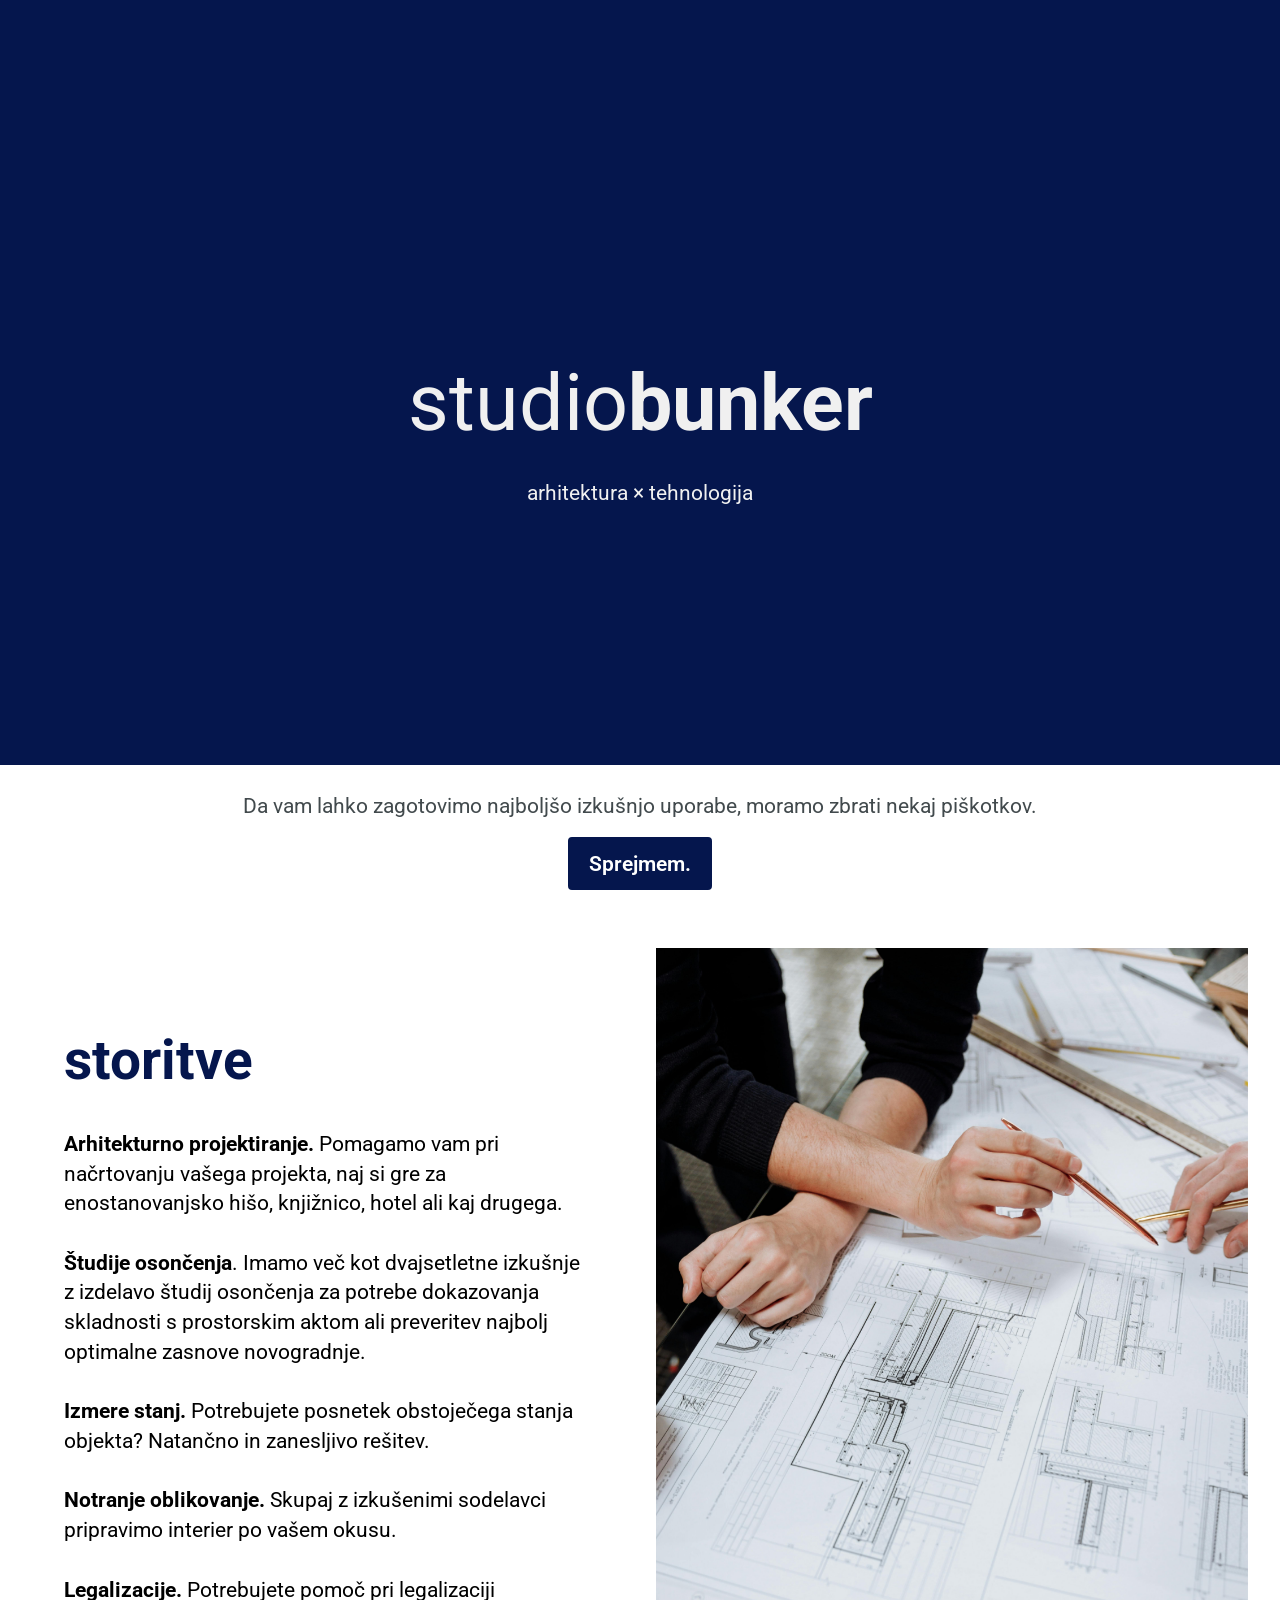
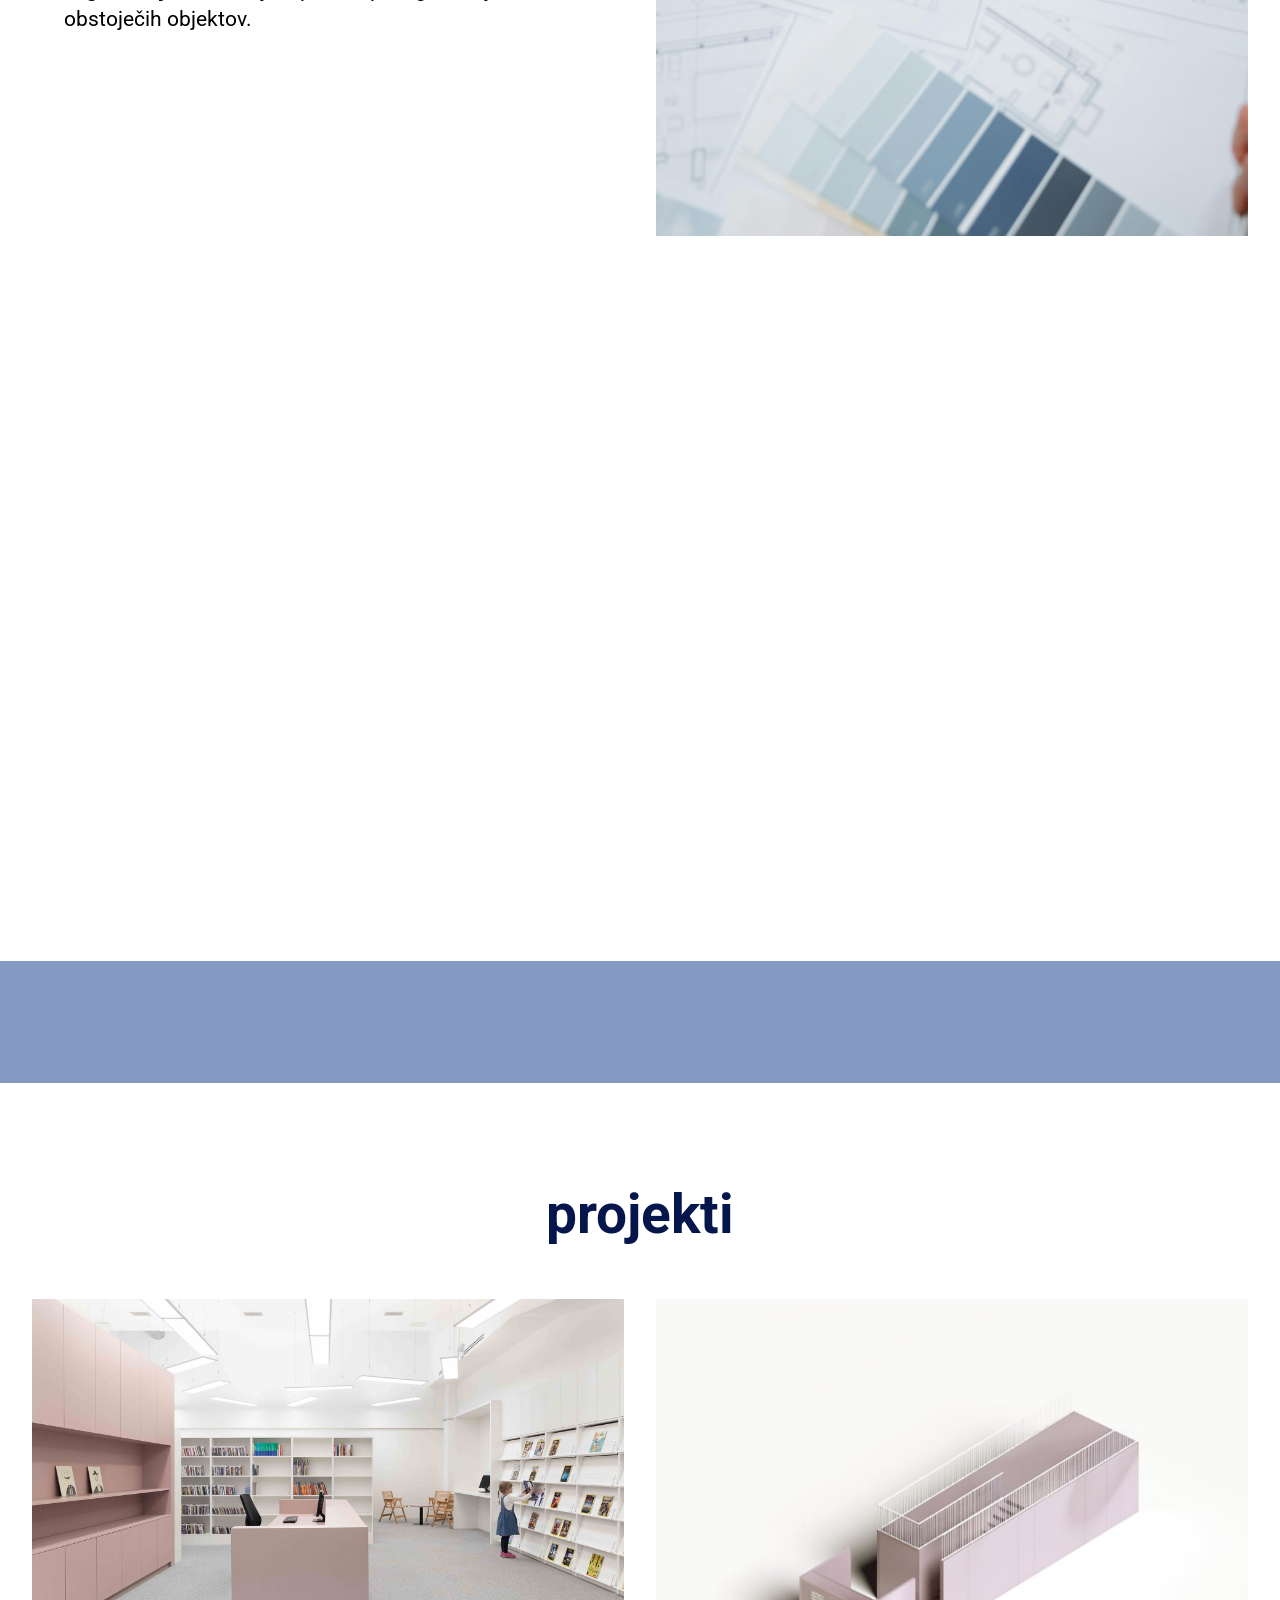
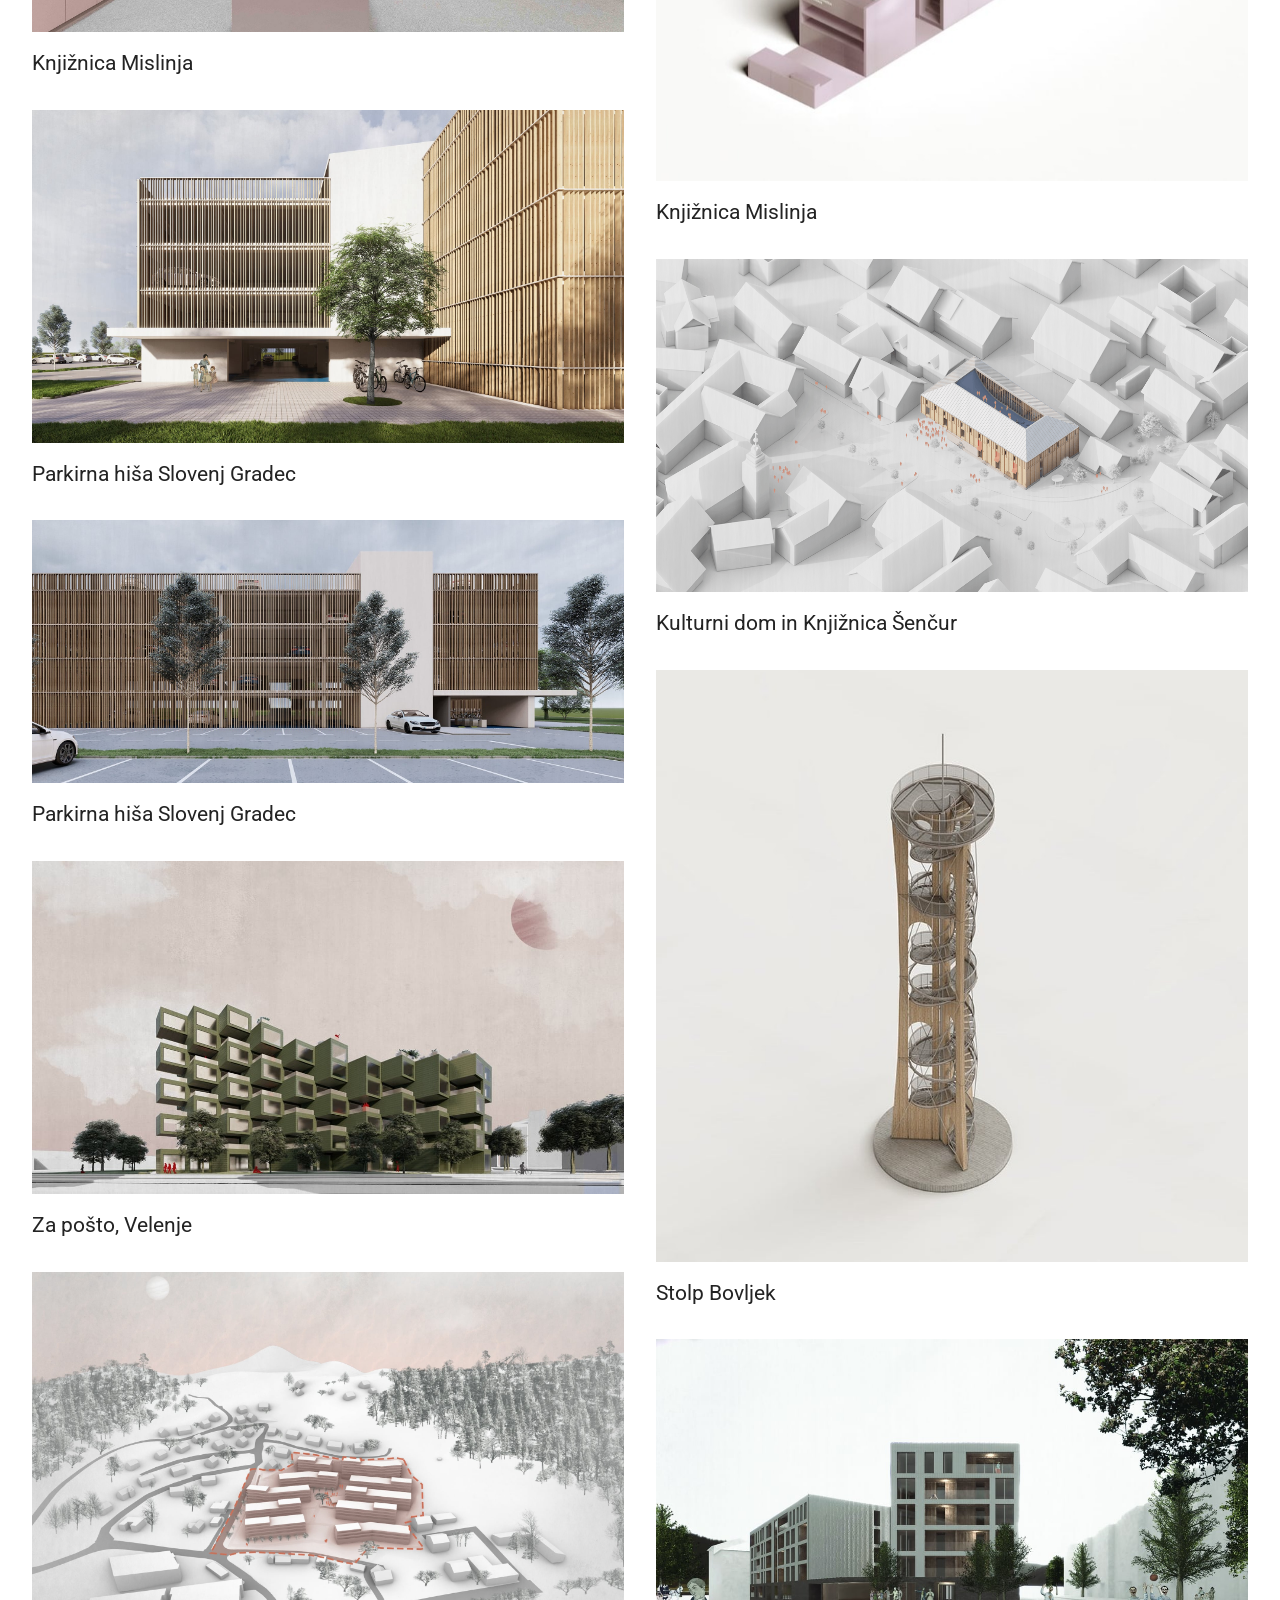
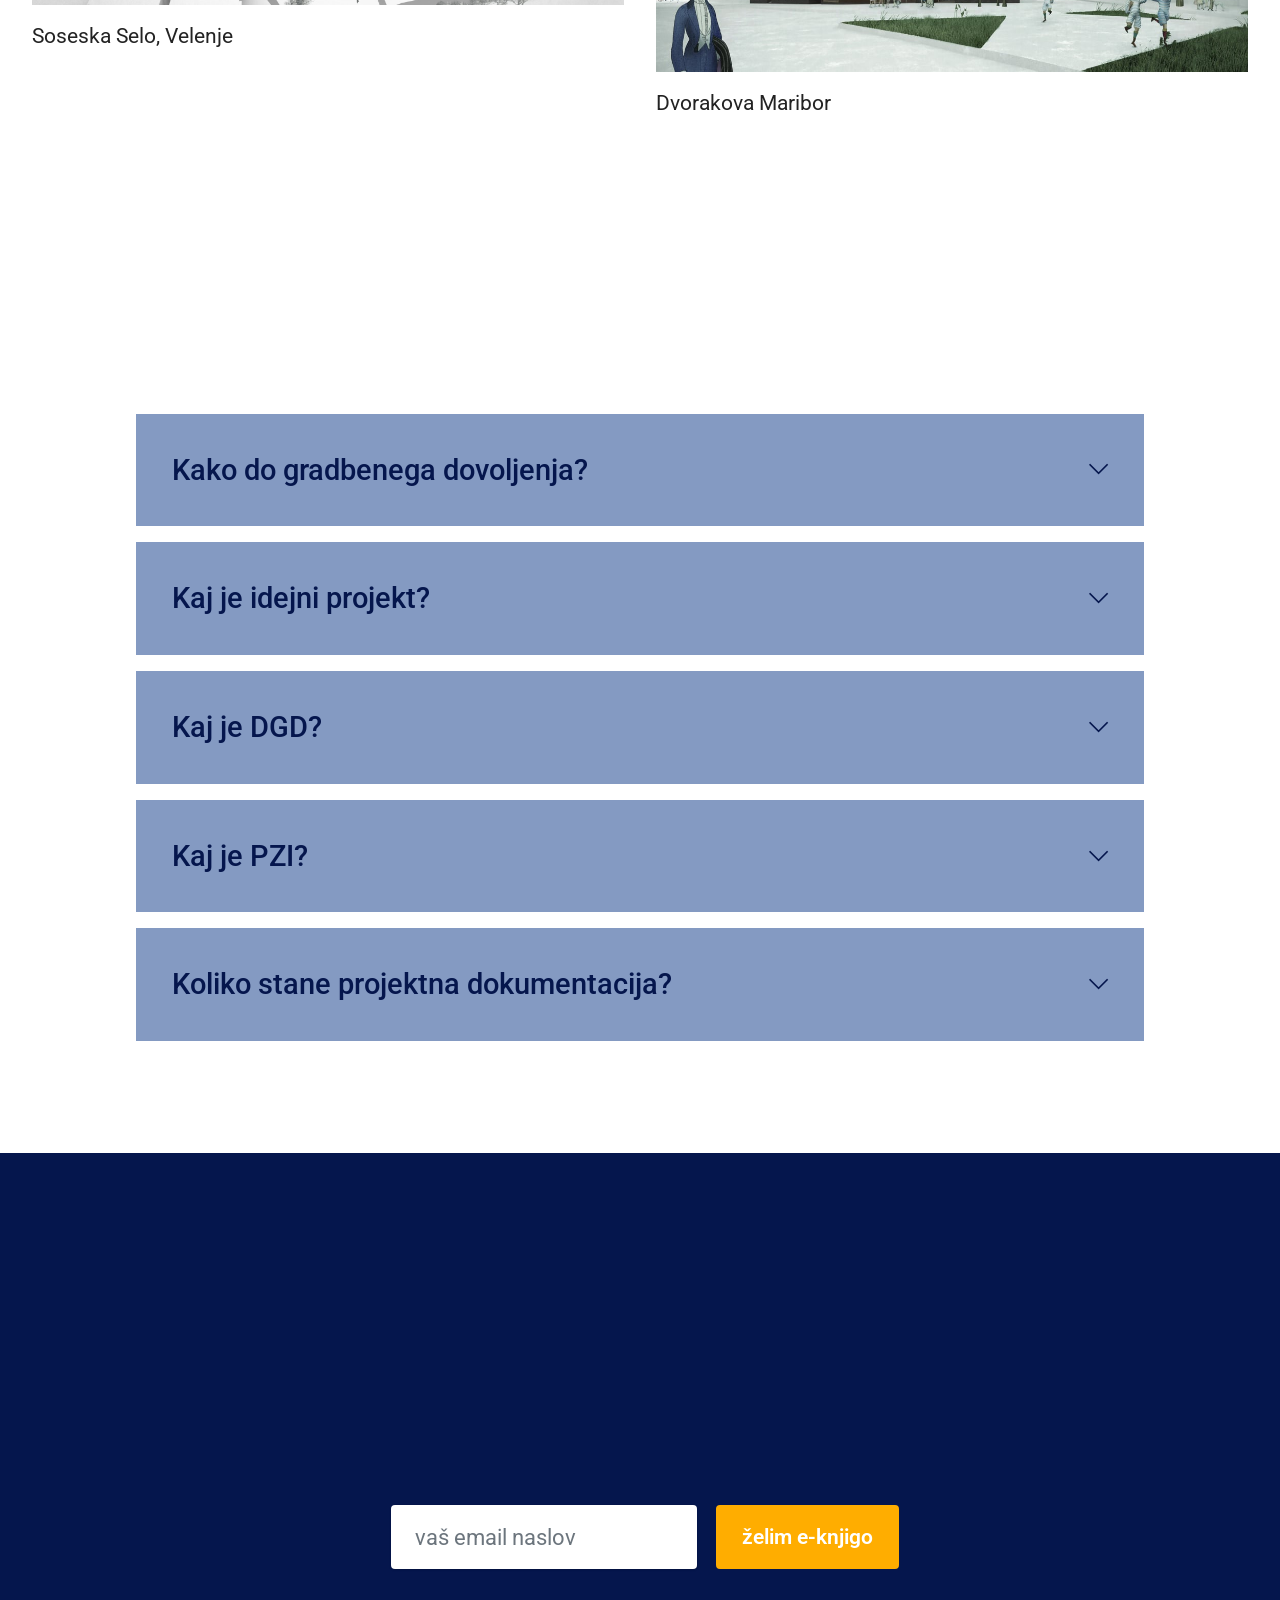
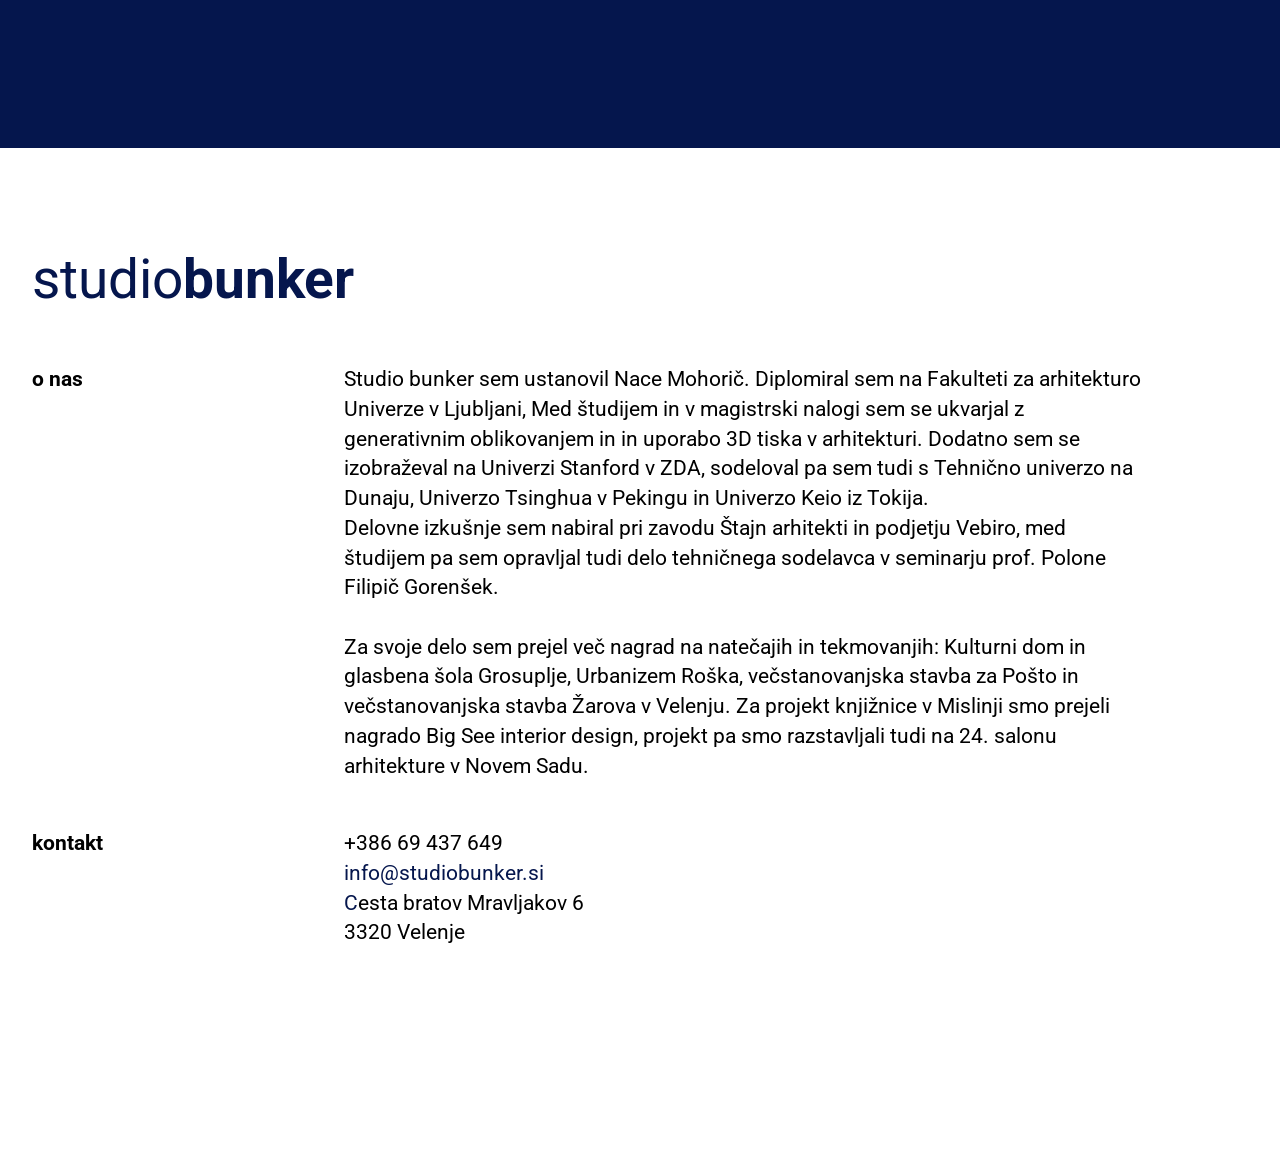
<file: index.html>
<!DOCTYPE html>
<html  >
<head>

	<!-- Google tag (gtag.js) -->
<script async src="https://www.googletagmanager.com/gtag/js?id=G-WNMNV7J3HG"></script>
<script>
  window.dataLayer = window.dataLayer || [];
  function gtag(){dataLayer.push(arguments);}
  gtag('js', new Date());

  gtag('config', 'G-WNMNV7J3HG');
</script>
  <!-- Site made with Mobirise Website Builder v6.0.5, https://mobirise.com -->
  <meta charset="UTF-8">
  <meta http-equiv="X-UA-Compatible" content="IE=edge">
  <meta name="generator" content="Mobirise v6.0.5, mobirise.com">
  <meta name="viewport" content="width=device-width, initial-scale=1, minimum-scale=1">
  <link rel="shortcut icon" href="assets/images/modra.png" type="image/x-icon">
  <meta name="description" content="">
  
  
  <title>Home</title>
  <link rel="stylesheet" href="assets/web/assets/mobirise-icons2/mobirise2.css">
  <link rel="stylesheet" href="assets/bootstrap/css/bootstrap.min.css">
  <link rel="stylesheet" href="assets/bootstrap/css/bootstrap-grid.min.css">
  <link rel="stylesheet" href="assets/bootstrap/css/bootstrap-reboot.min.css">
  <link rel="stylesheet" href="assets/animatecss/animate.css">
  <link rel="stylesheet" href="assets/theme/css/style.css">
  <link rel="stylesheet" href="assets/gallery/style.css">
  <link rel="preload" href="https://fonts.googleapis.com/css?family=Roboto:100,200,300,400,500,600,700,800,900,100i,200i,300i,400i,500i,600i,700i,800i,900i&display=swap" as="style" onload="this.onload=null;this.rel='stylesheet'">
  <noscript><link rel="stylesheet" href="https://fonts.googleapis.com/css?family=Roboto:100,200,300,400,500,600,700,800,900,100i,200i,300i,400i,500i,600i,700i,800i,900i&display=swap"></noscript>
  <link rel="preload" as="style" href="assets/mobirise/css/mbr-additional.css?v=H1qC9D"><link rel="stylesheet" href="assets/mobirise/css/mbr-additional.css?v=H1qC9D" type="text/css">

  
  
  
</head>
<body>
  
  <section data-bs-version="5.1" class="header09 startm5 cid-v2naPAvtfB mbr-fullscreen" id="header09-0">	
    
	
	
	<div class="container-fluid">
		<div class="row">
			<div class="content-wrap col-12 col-md-8">
				<h1 class="mbr-section-title mbr-fonts-style mbr-white mb-4 display-1">studio<strong>bunker</strong></h1>
				<h2 class="mbr-section-title mbr-fonts-style mbr-white mb-4 display-7">
					arhitektura × tehnologija</h2>
				
				
			</div>
		</div>
	</div>
</section>

<section data-bs-version="5.1" class="start article4 cid-v2QM1m1Ras mbr-fullscreen" id="article04-p">
	

	
	

	<div class="container">
		<div class="row justify-content-center">
			<div class="col-12 col-md-12 col-lg-6 image-wrapper">
				<img class="w-100" src="assets/images/pexels-thirdman-5584052.jpg" alt="office">
			</div>
			<div class="col-12 col-md-12 col-lg">
				<div class="text-wrapper align-left">
					<h1 class="mbr-section-title mbr-fonts-style mb-4 display-2"><strong>storitve</strong></h1>
					<p class="mbr-text mbr-fonts-style mb-4 display-7"><strong>
						Arhitekturno projektiranje.</strong> Pomagamo vam pri načrtovanju vašega projekta, naj si gre za enostanovanjsko hišo, knjižnico, hotel ali kaj drugega.<br><br><strong>Študije osončenja</strong>. Imamo več kot dvajsetletne izkušnje z izdelavo študij osončenja za potrebe dokazovanja skladnosti s prostorskim aktom ali preveritev najbolj optimalne zasnove novogradnje.<br><br><strong>Izmere stanj.</strong> Potrebujete posnetek obstoječega stanja objekta? Natančno in zanesljivo rešitev.<br><br><strong>Notranje oblikovanje.</strong> Skupaj z izkušenimi sodelavci pripravimo interier po vašem okusu.<br><br><strong>Legalizacije.</strong> Potrebujete pomoč pri legalizaciji obstoječih objektov.&nbsp;<br>
					</p>
					<div class="mbr-section-btn mt-3">
						<a class="btn btn-lg btn-success-outline display-7" href="https://mobiri.se">Get Started</a>
					</div>
				</div>
			</div>
		</div>
	</div>
</section>

<section data-bs-version="5.1" class="features10 cid-v2PXae1UaM" id="features010-6">
  

  
  
  <div class="container">
    <div class="row justify-content-center mb-5">
      <div class="col-12 mb-0 content-head">
        <h3 class="mbr-section-title mbr-fonts-style align-center display-2"><strong>naše prednosti</strong></h3>
        
      </div>
    </div>
    <div class="row">
      <div class="item features-without-image col-12 col-md-6 col-lg-3">
        <div class="item-wrapper">
          <div class="card-box align-left">
            <div class="iconfont-wrapper mb-3">
              <span class="mbr-iconfont mobi-mbri-home mobi-mbri"></span>
            </div>
            <h5 class="card-title mbr-fonts-style display-5"><strong>BIM</strong></h5>
            <p class="card-text mbr-fonts-style mb-3 display-7">
              Vso načrtovanje poteka v BIM okolju, kar pospeši postopek načrtovanja, zmanjša možnosti napak in olajša predstavitev projekta.</p>
            
          </div>
        </div>
      </div>
      <div class="item features-without-image col-12 col-md-6 col-lg-3">
        <div class="item-wrapper">
          <div class="card-box align-left">
            <div class="iconfont-wrapper mb-3">
              <span class="mbr-iconfont mobi-mbri-preview mobi-mbri"></span>
            </div>
            <h5 class="card-title mbr-fonts-style display-5">
              <strong>VR/3D</strong></h5>
            <p class="card-text mbr-fonts-style mb-3 display-7">
              Uporabljamo različne predstavitvene tehnike: Od VR sprehoda, vizualizacij do 3D tiskanih maket za popolno razumevanje projekta.</p>
            
          </div>
        </div>
      </div>
      <div class="item features-without-image col-12 col-md-6 col-lg-3">
        <div class="item-wrapper">
          <div class="card-box align-left">
            <div class="iconfont-wrapper mb-3">
              <span class="mbr-iconfont mobi-mbri-cloud mobi-mbri"></span>
            </div>
            <h5 class="card-title mbr-fonts-style display-5"><strong>24/7</strong></h5>
            <p class="card-text mbr-fonts-style mb-3 display-7">
              Vsi aktualni podatki o projektu in najnovejša gradiva so investitorju ves čas na voljo na oblaku.</p>
            
          </div>
        </div>
      </div><div class="item features-without-image col-12 col-md-6 col-lg-3">
        <div class="item-wrapper">
          <div class="card-box align-left">
            <div class="iconfont-wrapper mb-3">
              <span class="mbr-iconfont mobi-mbri-bulleted-list mobi-mbri"></span>
            </div>
            <h5 class="card-title mbr-fonts-style display-5"><strong>info</strong></h5>
            <p class="card-text mbr-fonts-style mb-3 display-7">
              Investitor redno prejme dopis z vsemi aktualnimi podatki o statusu projekta.</p>
            
          </div>
        </div>
      </div>
    </div>
  </div>
</section>

<section data-bs-version="5.1" class="gallery10 cid-v2Q709KH3J" id="gallery10-e">
  


  <div class="container-fluid">

      <div class="loop-container">
        <div class="item display-2" data-linewords="BIM × VR × 3D × 24/7 × BIM × VR × 3D × 24/7 × BIM × VR × 3D × 24/7 × BIM × VR × 3D × 24/7 × BIM × VR × 3D × 24/7 × BIM × VR × 3D × 24/7 ×" data-direction="1" data-speed="0.09">☁️ Best offers ☁️ Free delivery ☁️ Perfect design ☁️ Comfort ☁️ Support 24/7 ☁️ Vibes</div>
        <div class="item display-2" data-linewords="BIM × VR × 3D × 24/7 × BIM × VR × 3D × 24/7 × BIM × VR × 3D × 24/7 × BIM × VR × 3D × 24/7 × BIM × VR × 3D × 24/7 × BIM × VR × 3D × 24/7 ×" data-direction="1" data-speed="0.09">☁️ Best offers ☁️ Free delivery ☁️ Perfect design ☁️ Comfort ☁️ Support 24/7 ☁️ Vibes</div>
      </div>
    
  </div>
</section>

<section data-bs-version="5.1" class="gallery1 mbr-gallery cid-v2Q4SMvjcx" id="gallery02-d">   
    
    

    <div class="container">
        <div class="row justify-content-center">
            <div class="col-12 content-head">
                <div class="mbr-section-head mb-5">
                    <h3 class="mbr-section-title mbr-fonts-style align-center m-0 display-2"><strong>projekti</strong></h3>
                    
                </div>
            </div>
        </div>
        <div class="row mbr-gallery mbr-masonry" data-masonry="{&quot;percentPosition&quot;: true }">
            <div class="col-12 col-md-6 col-lg-6 item gallery-image active">
                <div class="item-wrapper" data-toggle="modal" data-bs-toggle="modal" data-target="#v2QSV79Eze-modal" data-bs-target="#v2QSV79Eze-modal">
                    <img class="w-100" src="assets/images/library20mislinja20-20biro20bunker20204-1920x1080.jpg" alt="knjižnica mislinja" data-slide-to="0" data-bs-slide-to="0" data-target="#lb-v2QSV79Eze" data-bs-target="#lb-v2QSV79Eze">
                    <div class="icon-wrapper">
                        <span class="mobi-mbri mobi-mbri-search mbr-iconfont mbr-iconfont-btn"></span>
                    </div>
                </div>
                <h6 class="mbr-item-subtitle mbr-fonts-style align-center mb-0 mt-3 display-7">Knjižnica Mislinja</h6>
            </div>
            
            <div class="col-12 col-md-6 col-lg-6 item gallery-image">
                <div class="item-wrapper" data-toggle="modal" data-bs-toggle="modal" data-target="#v2QSV79Eze-modal" data-bs-target="#v2QSV79Eze-modal">
                    <img class="w-100" src="assets/images/library20mislinja20-20biro20bunker20206-1158x651.jpeg" alt="Mobirise Website Builder" data-slide-to="1" data-bs-slide-to="1" data-target="#lb-v2QSV79Eze" data-bs-target="#lb-v2QSV79Eze">
                    <div class="icon-wrapper">
                        <span class="mobi-mbri mobi-mbri-search mbr-iconfont mbr-iconfont-btn"></span>
                    </div>
                </div>
                <h6 class="mbr-item-subtitle mbr-fonts-style align-center mb-0 mt-3 display-7">Knjižnica Mislinja</h6>
            </div><div class="col-12 col-md-6 col-lg-6 item gallery-image">
                <div class="item-wrapper" data-toggle="modal" data-bs-toggle="modal" data-target="#v2QSV79Eze-modal" data-bs-target="#v2QSV79Eze-modal">
                    <img class="w-100" src="assets/images/vhod-1920x1080.jpg" alt="parkirna hiša Slovenj Gradec" data-slide-to="2" data-bs-slide-to="2" data-target="#lb-v2QSV79Eze" data-bs-target="#lb-v2QSV79Eze">
                    <div class="icon-wrapper">
                        <span class="mobi-mbri mobi-mbri-search mbr-iconfont mbr-iconfont-btn"></span>
                    </div>
                </div>
                <h6 class="mbr-item-subtitle mbr-fonts-style align-center mb-0 mt-3 display-7">Parkirna hiša Slovenj Gradec</h6>
            </div>
            <div class="col-12 col-md-6 col-lg-6 item gallery-image">
                <div class="item-wrapper" data-toggle="modal" data-bs-toggle="modal" data-target="#v2QSV79Eze-modal" data-bs-target="#v2QSV79Eze-modal">
                    <img class="w-100" src="assets/images/aks-1158x651.png" alt="kulturni dom in knjižnica šenčur" data-slide-to="3" data-bs-slide-to="3" data-target="#lb-v2QSV79Eze" data-bs-target="#lb-v2QSV79Eze">
                    <div class="icon-wrapper">
                        <span class="mobi-mbri mobi-mbri-search mbr-iconfont mbr-iconfont-btn"></span>
                    </div>
                </div>
                <h6 class="mbr-item-subtitle mbr-fonts-style align-center mb-0 mt-3 display-7">Kulturni dom in Knjižnica Šenčur</h6>
            </div><div class="col-12 col-md-6 col-lg-6 item gallery-image">
                <div class="item-wrapper" data-toggle="modal" data-bs-toggle="modal" data-target="#v2QSV79Eze-modal" data-bs-target="#v2QSV79Eze-modal">
                    <img class="w-100" src="assets/images/fasada-1920x1080.jpeg" alt="Parkirna hiša Slovenj Gradec" data-slide-to="4" data-bs-slide-to="4" data-target="#lb-v2QSV79Eze" data-bs-target="#lb-v2QSV79Eze">
                    <div class="icon-wrapper">
                        <span class="mobi-mbri mobi-mbri-search mbr-iconfont mbr-iconfont-btn"></span>
                    </div>
                </div>
                <h6 class="mbr-item-subtitle mbr-fonts-style align-center mb-0 mt-3 display-7">Parkirna hiša Slovenj Gradec</h6>
            </div><div class="col-12 col-md-6 col-lg-6 item gallery-image">
                <div class="item-wrapper" data-toggle="modal" data-bs-toggle="modal" data-target="#v2QSV79Eze-modal" data-bs-target="#v2QSV79Eze-modal">
                    <img class="w-100" src="assets/images/aks-1920x1080.jpeg" alt="Stolp Bovljek" data-slide-to="5" data-bs-slide-to="5" data-target="#lb-v2QSV79Eze" data-bs-target="#lb-v2QSV79Eze">
                    <div class="icon-wrapper">
                        <span class="mobi-mbri mobi-mbri-search mbr-iconfont mbr-iconfont-btn"></span>
                    </div>
                </div>
                <h6 class="mbr-item-subtitle mbr-fonts-style align-center mb-0 mt-3 display-7">Stolp Bovljek</h6>
            </div><div class="col-12 col-md-6 col-lg-6 item gallery-image">
                <div class="item-wrapper" data-toggle="modal" data-bs-toggle="modal" data-target="#v2QSV79Eze-modal" data-bs-target="#v2QSV79Eze-modal">
                    <img class="w-100" src="assets/images/a-1-1158x651.jpg" alt="Za pošto Velenje OPPN" data-slide-to="6" data-bs-slide-to="6" data-target="#lb-v2QSV79Eze" data-bs-target="#lb-v2QSV79Eze">
                    <div class="icon-wrapper">
                        <span class="mobi-mbri mobi-mbri-search mbr-iconfont mbr-iconfont-btn"></span>
                    </div>
                </div>
                <h6 class="mbr-item-subtitle mbr-fonts-style align-center mb-0 mt-3 display-7">Za pošto, Velenje</h6>
            </div><div class="col-12 col-md-6 col-lg-6 item gallery-image">
                <div class="item-wrapper" data-toggle="modal" data-bs-toggle="modal" data-target="#v2QSV79Eze-modal" data-bs-target="#v2QSV79Eze-modal">
                    <img class="w-100" src="assets/images/pogled20dron-1-2000x1125.jpg" alt="Soseska Selo Velenje" data-slide-to="7" data-bs-slide-to="7" data-target="#lb-v2QSV79Eze" data-bs-target="#lb-v2QSV79Eze">
                    <div class="icon-wrapper">
                        <span class="mobi-mbri mobi-mbri-search mbr-iconfont mbr-iconfont-btn"></span>
                    </div>
                </div>
                <h6 class="mbr-item-subtitle mbr-fonts-style align-center mb-0 mt-3 display-7">Soseska Selo, Velenje</h6>
            </div>
            
            <div class="col-12 col-md-6 col-lg-6 item gallery-image">
                <div class="item-wrapper" data-toggle="modal" data-bs-toggle="modal" data-target="#v2QSV79Eze-modal" data-bs-target="#v2QSV79Eze-modal">
                    <img class="w-100" src="assets/images/f5-2-1158x651.jpg" alt="Dvorakova Maribor" data-slide-to="8" data-bs-slide-to="8" data-target="#lb-v2QSV79Eze" data-bs-target="#lb-v2QSV79Eze">
                    <div class="icon-wrapper">
                        <span class="mobi-mbri mobi-mbri-search mbr-iconfont mbr-iconfont-btn"></span>
                    </div>
                </div>
                <h6 class="mbr-item-subtitle mbr-fonts-style align-center mb-0 mt-3 display-7">Dvorakova Maribor</h6>
            </div>
            
        </div>

        <div class="modal mbr-slider" tabindex="-1" role="dialog" aria-hidden="true" id="v2QSV79Eze-modal">
            <div class="modal-dialog" role="document">
                <div class="modal-content">
                    <div class="modal-body">
                        <div class="carousel slide carousel-fade" id="lb-v2QSV79Eze" data-interval="8000" data-bs-interval="8000">
                            <div class="carousel-inner">
                                <div class="carousel-item active">
                                    <img class="d-block w-100" src="assets/images/library20mislinja20-20biro20bunker20204-1920x1080.jpg" alt="Mobirise Website Builder">
                                </div>
                                
                                <div class="carousel-item">
                                    <img class="d-block w-100" src="assets/images/library20mislinja20-20biro20bunker20206-1158x651.jpeg" alt="Mobirise Website Builder">
                                </div><div class="carousel-item">
                                    <img class="d-block w-100" src="assets/images/vhod-1920x1080.jpg" alt="Mobirise Website Builder">
                                </div>
                                <div class="carousel-item">
                                    <img class="d-block w-100" src="assets/images/aks-1158x651.png" alt="Mobirise Website Builder">
                                </div><div class="carousel-item">
                                    <img class="d-block w-100" src="assets/images/fasada-1920x1080.jpeg" alt="Mobirise Website Builder">
                                </div><div class="carousel-item">
                                    <img class="d-block w-100" src="assets/images/aks-1920x1080.jpeg" alt="Mobirise Website Builder">
                                </div><div class="carousel-item">
                                    <img class="d-block w-100" src="assets/images/a-1-1158x651.jpg" alt="Mobirise Website Builder">
                                </div><div class="carousel-item">
                                    <img class="d-block w-100" src="assets/images/pogled20dron-1-2000x1125.jpg" alt="Mobirise Website Builder">
                                </div>
                                
                                <div class="carousel-item">
                                    <img class="d-block w-100" src="assets/images/f5-2-1158x651.jpg" alt="Mobirise Website Builder">
                                </div>
                                
                            </div>
                            <ol class="carousel-indicators">
                                <li data-slide-to="0" data-bs-slide-to="0" class="active" data-target="#lb-v2QSV79Eze" data-bs-target="#lb-v2QSV79Eze"></li>
                                <li data-slide-to="1" data-bs-slide-to="1" data-target="#lb-v2QSV79Eze" data-bs-target="#lb-v2QSV79Eze"></li>
                                <li data-slide-to="2" data-bs-slide-to="2" data-target="#lb-v2QSV79Eze" data-bs-target="#lb-v2QSV79Eze"></li>
                                <li data-slide-to="3" data-bs-slide-to="3" data-target="#lb-v2QSV79Eze" data-bs-target="#lb-v2QSV79Eze"></li>
                                <li data-slide-to="4" data-bs-slide-to="4" data-target="#lb-v2QSV79Eze" data-bs-target="#lb-v2QSV79Eze"></li><li data-slide-to="5" data-bs-slide-to="5" data-target="#lb-v2QSV79Eze" data-bs-target="#lb-v2QSV79Eze"></li><li data-slide-to="6" data-bs-slide-to="6" data-target="#lb-v2QSV79Eze" data-bs-target="#lb-v2QSV79Eze"></li>
                                <li data-slide-to="7" data-bs-slide-to="7" data-target="#lb-v2QSV79Eze" data-bs-target="#lb-v2QSV79Eze"></li><li data-slide-to="8" data-bs-slide-to="8" data-target="#lb-v2QSV79Eze" data-bs-target="#lb-v2QSV79Eze"></li>
                                
                            </ol>
                            <a role="button" href="" class="close" data-dismiss="modal" data-bs-dismiss="modal" aria-label="Close">
                            </a>
                            <a class="carousel-control-prev carousel-control" role="button" data-slide="prev" data-bs-slide="prev" href="#lb-v2QSV79Eze">
                                <span class="mobi-mbri mobi-mbri-arrow-prev" aria-hidden="true"></span>
                                <span class="sr-only visually-hidden">Previous</span>
                            </a>
                            <a class="carousel-control-next carousel-control" role="button" data-slide="next" data-bs-slide="next" href="#lb-v2QSV79Eze">
                                <span class="mobi-mbri mobi-mbri-arrow-next" aria-hidden="true"></span>
                                <span class="sr-only visually-hidden">Next</span>
                            </a>
                        </div>
                    </div>
                </div>
            </div>
        </div>
    </div>
</section>

<section data-bs-version="5.1" class="list1 cid-v2Qd37RrFx" id="list01-i">	
    
	
	<div class="container">
		<div class="row justify-content-center">
			<div class="col-12 col-md-12 col-lg-10 m-auto">
				<div class="content">
					<div class="row justify-content-center mb-5">
						<div class="col-12 content-head">
							<div class="mbr-section-head">
								<h4 class="mbr-section-title mbr-fonts-style align-center mb-0 display-2">
									<strong>FAQ</strong></h4>
								
							</div>
						</div>
					</div>
					<div id="bootstrap-accordion_6" class="panel-group accordionStyles accordion" role="tablist" aria-multiselectable="true">
						<div class="card">
							<div class="card-header" role="tab" id="headingOne">
								<a role="button" class="panel-title collapsed" data-toggle="collapse" data-bs-toggle="collapse" data-core="" href="#collapse1_6" aria-expanded="false" aria-controls="collapse1">
									<h6 class="panel-title-edit mbr-semibold mbr-fonts-style mb-0 display-5">
										Kako do gradbenega dovoljenja?</h6>
									<span class="sign mbr-iconfont mobi-mbri-arrow-down"></span>
								</a>
							</div>
							<div id="collapse1_6" class="panel-collapse noScroll collapse" role="tabpanel" aria-labelledby="headingOne" data-parent="#accordion" data-bs-parent="#bootstrap-accordion_6">
								<div class="panel-body">
									<p class="mbr-fonts-style panel-text display-7">Projektna dokumentacija  za pridobitev projektnih in drugih pogojev.<br>
<br>To je začetna, strateška projektna dokumentacija, v kateri preverimo <strong>osnovne pogoje za gradnjo</strong> na vaši parceli – kaj je dovoljeno po prostorskih aktih, kakšne so omejitve (npr. varovalni pasovi, odmiki), ter katere mnenjedajalce in strokovnjake bo treba vključiti. Namen DPP je, da že na začetku ugotovimo, ali je vaša želja izvedljiva in kakšne poti vodijo do gradbenega dovoljenja. V tej fazi moramo poznati le približne gabarite in vsebino načrtovanih objektov&nbsp;<br></p>
								</div>
							</div>
						</div>
						<div class="card">
							<div class="card-header" role="tab" id="headingOne">
								<a role="button" class="panel-title collapsed" data-toggle="collapse" data-bs-toggle="collapse" data-core="" href="#collapse2_6" aria-expanded="false" aria-controls="collapse2">
									<h6 class="panel-title-edit mbr-semibold mbr-fonts-style mb-0 display-5">Kaj je idejni projekt?</h6>
									<span class="sign mbr-iconfont mobi-mbri-arrow-down"></span>
								</a>
							</div>
							<div id="collapse2_6" class="panel-collapse noScroll collapse" role="tabpanel" aria-labelledby="headingOne" data-parent="#accordion" data-bs-parent="#bootstrap-accordion_6">
								<div class="panel-body">
									<p class="mbr-fonts-style panel-text display-7">V tej fazi, glede na omejitve ugotovljene v fazi DPP, skupaj razvijemo <strong>arhitekturni koncept</strong> vaše stavbe – oblikujemo prostorsko razporeditev, določimo gabarite, zasnujemo zunanjo podobo in postavitev na zemljišču. Idejni projekt vključuje tudi tridimenzionalno predstavitev in služi kot osnova za usklajevanje z naročnikom. Natančnejši kot je idejni projekt, hitreje lahko pripravimo dokumentacijo DGD. V tej fazi so spremembe možne in enostavne.<br></p>
								</div>
							</div>
						</div>
						<div class="card">
							<div class="card-header" role="tab" id="headingOne">
								<a role="button" class="panel-title collapsed" data-toggle="collapse" data-bs-toggle="collapse" data-core="" href="#collapse3_6" aria-expanded="false" aria-controls="collapse3">
									<h6 class="panel-title-edit mbr-semibold mbr-fonts-style mb-0 display-5">
										Kaj je DGD?</h6>
									<span class="sign mbr-iconfont mobi-mbri-arrow-down"></span>
								</a>
							</div>
							<div id="collapse3_6" class="panel-collapse noScroll collapse" role="tabpanel" aria-labelledby="headingOne" data-parent="#accordion" data-bs-parent="#bootstrap-accordion_6">
								<div class="panel-body">
									<p class="mbr-fonts-style panel-text display-7">Projektna dokumentacija za pridobitev mnenj in gradbenega dovoljenja.<br>
<br>DGD je zakonsko predpisana projektna dokumentacija in zajema dve fazi. V prvi dokumentacijo, ki jo sestavljajo arhitekturni in  posredujemo mnenjedajalcem (občina, elektro, vodovod, komunala, vode, narava, kulturna dediščina,…), da podajo <strong>mnenja k projektu</strong>. V tej fazi na nekatera mnenja čakamo tudi po več mesecev, čeprav je formalni rok le 15 dni.
<br>
<br>Ko pridobimo mnenja, na pristojni upravni enoti oddamo vlogo za <strong>pridobitev gradbenega dovoljenja</strong>. Vsebuje arhitekturne načrte, načrte vseh inštalacij, tehnične opise, izračune (npr. gradbena fizika, požarna varnost), ter dokazila o skladnosti s prostorskimi akti in soglasji – vse, kar zahteva zakonodaja za začetek gradnje.&nbsp;&nbsp;<br></p>
								</div>
							</div>
						</div>
						<div class="card">
							<div class="card-header" role="tab" id="headingOne">
								<a role="button" class="panel-title collapsed" data-toggle="collapse" data-bs-toggle="collapse" data-core="" href="#collapse4_6" aria-expanded="false" aria-controls="collapse4">
									<h6 class="panel-title-edit mbr-semibold mbr-fonts-style mb-0 display-5">
										Kaj je PZI?</h6>
									<span class="sign mbr-iconfont mobi-mbri-arrow-down"></span>
								</a>
							</div>
							<div id="collapse4_6" class="panel-collapse noScroll collapse" role="tabpanel" aria-labelledby="headingOne" data-parent="#accordion" data-bs-parent="#bootstrap-accordion_6">
								<div class="panel-body">
									<p class="mbr-fonts-style panel-text display-7">Projektna dokumentacija  <strong>za izvedbo gradnje</strong>.<br><br>Ko je gradbeno dovoljenje izdano pripravimo projekt za izvedbo. Ta je sestavljen iz vodilnega načrta – arhitekture in medsebojno usklajenih načrtov projektantov posameznih strok – statika, elektro instalacije, strojne instalacije, popisi. V načrtih so zajeti tehnični detajli, opisani materiali in načini vgradnje. <strong>PZI načrt je obvezen</strong> in nujno potreben za kvalitetno izvedbo gradnje. Vedno priporočamo tudi izdelavo popisa del in materialov.&nbsp;<br></p>
								</div>
							</div>
						</div>
						<div class="card">
							<div class="card-header" role="tab" id="headingOne">
								<a role="button" class="panel-title collapsed" data-toggle="collapse" data-bs-toggle="collapse" data-core="" href="#collapse5_6" aria-expanded="false" aria-controls="collapse5">
									<h6 class="panel-title-edit mbr-semibold mbr-fonts-style mb-0 display-5">
										Koliko stane projektna dokumentacija?</h6>
									<span class="sign mbr-iconfont mobi-mbri-arrow-down"></span>
								</a>
							</div>
							<div id="collapse5_6" class="panel-collapse noScroll collapse" role="tabpanel" aria-labelledby="headingOne" data-parent="#accordion" data-bs-parent="#bootstrap-accordion_6">
								<div class="panel-body">
									<p class="mbr-fonts-style panel-text display-7">To je težko vprašanje :)<br>Na ceno projektne dokumentacije vplivajo številni dejavniki, zato jo je nemogoče določiti pavšalno. Predlagamo, da nam pišete na <a href="mailto:info@studiobunker.si" class="text-primary"><strong>info@studiobunker.si</strong></a> ali nas pokličete na <a href="tel:+386 69 437 649" class="text-primary"><strong>+386 69 437 649</strong></a> in skupaj ugotovimo, koliko stane projektna dokumentacija za vašo investicijo.</p>
								</div>
							</div>
						</div>
						
					</div>
				</div>
			</div>
		</div>
	</div>
</section>

<section data-bs-version="5.1" class="form1 cid-v2Q9fExVTx" id="form01-g">
	

	

	<div class="container">
		<div class="row content-wrapper justify-content-center">
			<div class="col-lg-7 mbr-form">
				<div class="col-lg-12 col-md-12 col-sm-12">
					<h5 class="mbr-section-title mbr-fonts-style mb-5 display-2">
						<strong>naroči našo e-knjigo o procesu gradnje</strong></h5>
				</div>

				<div class="text-wrapper align-left" data-form-type="formoid">
					<!--Formbuilder Form-->
					<form action="https://mobirise.eu/" method="POST" class="mbr-form form-with-styler" data-form-title="Form Name"><input type="hidden" name="email" data-form-email="true" value="JSV30sY578MYWvmOuqdGDWYa+ZL3vG+tu3GXoGjMh5lFHfMUQyqf27ksHes2soCneCCV4q8Wj+MkFkvUkb3m64/mpqzRHU3tWyt5bK+SRld+pfpMKOznvhMEma4sKW2e">
						<div class="row">
							<div hidden="hidden" data-form-alert="" class="alert alert-success col-12">Hvala. Kmalu boste na vaš mail prejeli e-knjigo.</div>
							<div hidden="hidden" data-form-alert-danger="" class="alert alert-danger col-12">
								Oops...! some problem!
							</div>
						</div>
						<div class="dragArea row">
							<div data-for="email" class="col-lg-6 col-md-6 col-sm-12 form-group">
								<input type="email" name="email" placeholder="vaš email naslov" data-form-field="email" class="form-control display-7" value="" id="email-form01-g">
							</div>
							<div class="col-auto mbr-section-btn"><button type="submit" class="w-100 w-100 w-100 w-100 w-100 w-100 btn btn-secondary display-7">želim e-knjigo</button></div>
						</div>
					</form>
					<!--Formbuilder Form-->
				</div>
			</div>
		</div>
	</div>
</section>

<section data-bs-version="5.1" class="list03 cid-v2Q9nivumf" id="list03-h">
  
  <div class="container">
    <div class="row justify-content-center">
      <div class="col-12 mb-5 content-head">
        <h3 class="mbr-section-title mbr-fonts-style align-center mb-0 display-2">
          studio<strong>bunker</strong></h3>
        
      </div>
    </div>

    <div class="row justify-content-left item features-without-image mt-0 mb-5 active">
      <div class="col-12 col-md-12 col-lg-3">
        <h5 class="mbr-card-title mbr-fonts-style mt-0 mb-3 display-7">
          <strong>o nas</strong></h5>
      </div>
      <div class="col-md-12 col-lg-8 item-wrapper">
        <p class="mbr-text mbr-fonts-style mt-0 mb-0 display-7">Studio bunker sem ustanovil Nace Mohorič. Diplomiral sem na Fakulteti za arhitekturo Univerze v Ljubljani, Med študijem in v magistrski nalogi sem se ukvarjal z generativnim oblikovanjem in in uporabo 3D tiska v arhitekturi. Dodatno sem se izobraževal na Univerzi Stanford v ZDA, sodeloval pa sem tudi s Tehnično univerzo na Dunaju, Univerzo Tsinghua v Pekingu in Univerzo Keio iz Tokija.
<br>Delovne izkušnje sem nabiral pri zavodu Štajn arhitekti in podjetju Vebiro, med študijem pa sem opravljal tudi delo tehničnega sodelavca v seminarju prof. Polone Filipič Gorenšek.
<br>
<br>Za svoje delo sem prejel več nagrad na natečajih in tekmovanjih: Kulturni dom in glasbena šola Grosuplje, Urbanizem Roška, večstanovanjska stavba za Pošto in večstanovanjska stavba Žarova v Velenju. Za projekt knjižnice v Mislinji smo prejeli nagrado Big See interior design, projekt pa smo  razstavljali tudi na 24. salonu arhitekture v Novem Sadu.&nbsp;<br></p>
      </div>
    </div>
    
    <div class="row justify-content-left item features-without-image mt-0 mb-5">
      <div class="col-12 col-md-12 col-lg-3">
        <h5 class="mbr-card-title mbr-fonts-style mt-0 mb-3 display-7">
          <strong>kontakt</strong>
        </h5>
      </div>
      <div class="col-md-12 col-lg-8 item-wrapper">
        <p class="mbr-text mbr-fonts-style mt-0 mb-0 display-7">+386 69 437 649<br><a href="mailto:info@studiobunker.si" class="text-primary">info@studiobunker.si</a><br><a href="http://mobiri.se" class="text-primary">C</a>esta bratov Mravljakov 6<br>3320 Velenje</p>
      </div>
    </div>

  </div>
</section><section class="display-7" style="padding: 0;align-items: center;justify-content: center;flex-wrap: wrap;    align-content: center;display: flex;position: relative;height: 4rem;"><a href="https://mobiri.se/3133961" style="flex: 1 1;height: 4rem;position: absolute;width: 100%;z-index: 1;"><img alt="" style="height: 4rem;" src="[data-uri]"></a><p style="margin: 0;text-align: center;" class="display-7">&#8204;</p><a style="z-index:1" href="https://mobirise.com/drag-drop-website-builder.html">Drag & Drop Website Builder</a></section><script src="assets/bootstrap/js/bootstrap.bundle.min.js"></script>  <script src="assets/web/assets/cookies-alert-plugin/cookies-alert-core.js"></script>  <script src="assets/web/assets/cookies-alert-plugin/cookies-alert-script.js"></script>  <script src="assets/smoothscroll/smooth-scroll.js"></script>  <script src="assets/ytplayer/index.js"></script>  <script src="assets/masonry/masonry.pkgd.min.js"></script>  <script src="assets/imagesloaded/imagesloaded.pkgd.min.js"></script>  <script src="assets/mbr-switch-arrow/mbr-switch-arrow.js"></script>  <script src="assets/theme/js/script.js"></script>  <script src="assets/gallery/player.min.js"></script>  <script src="assets/gallery/script.js"></script>  <script src="assets/formoid/formoid.min.js"></script>  
  
  
<input name="cookieData" type="hidden" data-cookie-cookiesAlertType='false' data-cookie-customDialogSelector='null' data-cookie-colorText='#424a4d' data-cookie-colorBg='rgb(255, 255, 255)' data-cookie-opacityOverlay='0' data-cookie-bgOpacity='100' data-cookie-textButton='Sprejmem.' data-cookie-rejectText='REJECT' data-cookie-colorButton='#05164d' data-cookie-rejectColor='#ffffff' data-cookie-colorLink='#424a4d' data-cookie-underlineLink='true' data-cookie-text="Da vam lahko zagotovimo najboljšo izkušnjo uporabe, moramo zbrati nekaj piškotkov.">
   <div id="scrollToTop" class="scrollToTop mbr-arrow-up"><a style="text-align: center;"><i class="mbr-arrow-up-icon mbr-arrow-up-icon-cm cm-icon cm-icon-smallarrow-up"></i></a></div>
    <input name="animation" type="hidden">
  </body>
</html>
</file>
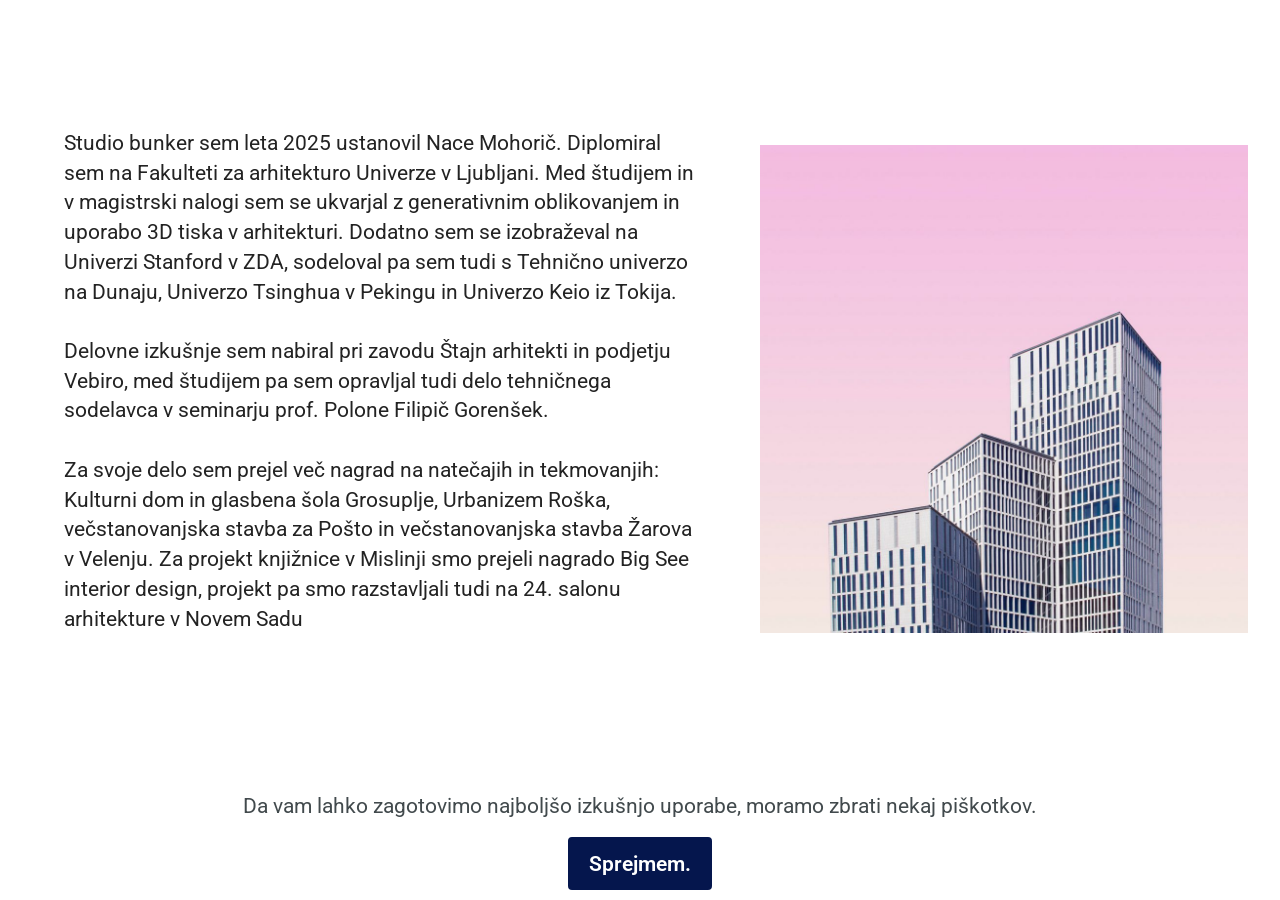
<file: page1.html>
<!DOCTYPE html>
<html  >
<head>

  <!-- Google tag (gtag.js) -->
<script async src="https://www.googletagmanager.com/gtag/js?id=G-WNMNV7J3HG"></script>
<script>
  window.dataLayer = window.dataLayer || [];
  function gtag(){dataLayer.push(arguments);}
  gtag('js', new Date());

  gtag('config', 'G-WNMNV7J3HG');
</script>
  <!-- Site made with Mobirise Website Builder v6.0.5, https://mobirise.com -->
  <meta charset="UTF-8">
  <meta http-equiv="X-UA-Compatible" content="IE=edge">
  <meta name="generator" content="Mobirise v6.0.5, mobirise.com">
  <meta name="viewport" content="width=device-width, initial-scale=1, minimum-scale=1">
  <link rel="shortcut icon" href="assets/images/modra.png" type="image/x-icon">
  <meta name="description" content="">
  
  
  <title>Page 1</title>
  <link rel="stylesheet" href="assets/bootstrap/css/bootstrap.min.css">
  <link rel="stylesheet" href="assets/bootstrap/css/bootstrap-grid.min.css">
  <link rel="stylesheet" href="assets/bootstrap/css/bootstrap-reboot.min.css">
  <link rel="stylesheet" href="assets/animatecss/animate.css">
  <link rel="stylesheet" href="assets/theme/css/style.css">
  <link rel="preload" href="https://fonts.googleapis.com/css?family=Roboto:100,200,300,400,500,600,700,800,900,100i,200i,300i,400i,500i,600i,700i,800i,900i&display=swap" as="style" onload="this.onload=null;this.rel='stylesheet'">
  <noscript><link rel="stylesheet" href="https://fonts.googleapis.com/css?family=Roboto:100,200,300,400,500,600,700,800,900,100i,200i,300i,400i,500i,600i,700i,800i,900i&display=swap"></noscript>
  <link rel="preload" as="style" href="assets/mobirise/css/mbr-additional.css?v=Azio0c"><link rel="stylesheet" href="assets/mobirise/css/mbr-additional.css?v=Azio0c" type="text/css">

  
  
  
</head>
<body>
  
  <section data-bs-version="5.1" class="image2 cid-v2nfQVjWo9" id="image2-5">
    

    
    

    <div class="container">
        <div class="row align-items-center">
            <div class="col-12 col-lg-5">
                <div class="image-wrapper">
                    <img src="assets/images/5.jpg" alt="Mobirise Website Builder">
                    
                </div>
            </div>
            <div class="col-12 col-lg">
                <div class="text-wrapper">
                    
                    <p class="mbr-text mbr-fonts-style display-7">Studio bunker sem leta 2025 ustanovil Nace Mohorič. Diplomiral sem na Fakulteti za arhitekturo Univerze v Ljubljani. Med študijem in v magistrski nalogi sem se ukvarjal z generativnim oblikovanjem in uporabo 3D tiska v arhitekturi. Dodatno sem se izobraževal na Univerzi Stanford v ZDA, sodeloval pa sem tudi s Tehnično univerzo na Dunaju, Univerzo Tsinghua v Pekingu in Univerzo Keio iz Tokija.
<br>
<br>Delovne izkušnje sem nabiral pri zavodu Štajn arhitekti in podjetju Vebiro, med študijem pa sem opravljal tudi delo tehničnega sodelavca v seminarju prof. Polone Filipič Gorenšek.
<br>
<br>Za svoje delo sem prejel več nagrad na natečajih in tekmovanjih: Kulturni dom in glasbena šola Grosuplje, Urbanizem Roška, večstanovanjska stavba za Pošto in večstanovanjska stavba Žarova v Velenju. Za projekt knjižnice v Mislinji smo prejeli nagrado Big See interior design, projekt pa smo razstavljali tudi na 24. salonu arhitekture v Novem Sadu</p>
                </div>
            </div>
        </div>
    </div>
</section><section class="display-7" style="padding: 0;align-items: center;justify-content: center;flex-wrap: wrap;    align-content: center;display: flex;position: relative;height: 4rem;"><a href="https://mobiri.se/3133961" style="flex: 1 1;height: 4rem;position: absolute;width: 100%;z-index: 1;"><img alt="" style="height: 4rem;" src="[data-uri]"></a><p style="margin: 0;text-align: center;" class="display-7">&#8204;</p><a style="z-index:1" href="https://mobirise.com/builder/no-code-website-builder.html">No Code Website Builder</a></section><script src="assets/bootstrap/js/bootstrap.bundle.min.js"></script>  <script src="assets/web/assets/cookies-alert-plugin/cookies-alert-core.js"></script>  <script src="assets/web/assets/cookies-alert-plugin/cookies-alert-script.js"></script>  <script src="assets/smoothscroll/smooth-scroll.js"></script>  <script src="assets/ytplayer/index.js"></script>  <script src="assets/theme/js/script.js"></script>  
  
  
<input name="cookieData" type="hidden" data-cookie-cookiesAlertType='false' data-cookie-customDialogSelector='null' data-cookie-colorText='#424a4d' data-cookie-colorBg='rgb(255, 255, 255)' data-cookie-opacityOverlay='0' data-cookie-bgOpacity='100' data-cookie-textButton='Sprejmem.' data-cookie-rejectText='REJECT' data-cookie-colorButton='#05164d' data-cookie-rejectColor='#ffffff' data-cookie-colorLink='#424a4d' data-cookie-underlineLink='true' data-cookie-text="Da vam lahko zagotovimo najboljšo izkušnjo uporabe, moramo zbrati nekaj piškotkov.">
   <div id="scrollToTop" class="scrollToTop mbr-arrow-up"><a style="text-align: center;"><i class="mbr-arrow-up-icon mbr-arrow-up-icon-cm cm-icon cm-icon-smallarrow-up"></i></a></div>
    <input name="animation" type="hidden">
  </body>
</html>
</file>
<file: assets/web/assets/mobirise-icons2/mobirise2.css>
@font-face {
  font-family: 'Moririse2';
  font-display: swap;
  src:  url('mobirise2.eot?f2bix4');
  src:  url('mobirise2.eot?f2bix4#iefix') format('embedded-opentype'),
    url('mobirise2.ttf?f2bix4') format('truetype'),
    url('mobirise2.woff?f2bix4') format('woff'),
    url('mobirise2.svg?f2bix4#mobirise2') format('svg');
  font-weight: normal;
  font-style: normal;
}

[class^="mobi-"], [class*=" mobi-"] {
  /* use !important to prevent issues with browser extensions that change fonts */
  font-family: 'Moririse2' !important;
  speak: none;
  font-style: normal;
  font-weight: normal;
  font-variant: normal;
  text-transform: none;
  line-height: 1;

  /* Better Font Rendering =========== */
  -webkit-font-smoothing: antialiased;
  -moz-osx-font-smoothing: grayscale;
}

.mobi-mbri-add-submenu:before {
  content: "\e900";
}
.mobi-mbri-alert:before {
  content: "\e901";
}
.mobi-mbri-align-center:before {
  content: "\e902";
}
.mobi-mbri-align-justify:before {
  content: "\e903";
}
.mobi-mbri-align-left:before {
  content: "\e904";
}
.mobi-mbri-align-right:before {
  content: "\e905";
}
.mobi-mbri-android:before {
  content: "\e906";
}
.mobi-mbri-apple:before {
  content: "\e907";
}
.mobi-mbri-arrow-down:before {
  content: "\e908";
}
.mobi-mbri-arrow-next:before {
  content: "\e909";
}
.mobi-mbri-arrow-prev:before {
  content: "\e90a";
}
.mobi-mbri-arrow-up:before {
  content: "\e90b";
}
.mobi-mbri-bold:before {
  content: "\e90c";
}
.mobi-mbri-bookmark:before {
  content: "\e90d";
}
.mobi-mbri-bootstrap:before {
  content: "\e90e";
}
.mobi-mbri-briefcase:before {
  content: "\e90f";
}
.mobi-mbri-browse:before {
  content: "\e910";
}
.mobi-mbri-bulleted-list:before {
  content: "\e911";
}
.mobi-mbri-calendar:before {
  content: "\e912";
}
.mobi-mbri-camera:before {
  content: "\e913";
}
.mobi-mbri-cart-add:before {
  content: "\e914";
}
.mobi-mbri-cart-full:before {
  content: "\e915";
}
.mobi-mbri-cash:before {
  content: "\e916";
}
.mobi-mbri-change-style:before {
  content: "\e917";
}
.mobi-mbri-chat:before {
  content: "\e918";
}
.mobi-mbri-clock:before {
  content: "\e919";
}
.mobi-mbri-close:before {
  content: "\e91a";
}
.mobi-mbri-cloud:before {
  content: "\e91b";
}
.mobi-mbri-code:before {
  content: "\e91c";
}
.mobi-mbri-contact-form:before {
  content: "\e91d";
}
.mobi-mbri-credit-card:before {
  content: "\e91e";
}
.mobi-mbri-cursor-click:before {
  content: "\e91f";
}
.mobi-mbri-cust-feedback:before {
  content: "\e920";
}
.mobi-mbri-database:before {
  content: "\e921";
}
.mobi-mbri-delivery:before {
  content: "\e922";
}
.mobi-mbri-desktop:before {
  content: "\e923";
}
.mobi-mbri-devices:before {
  content: "\e924";
}
.mobi-mbri-down:before {
  content: "\e925";
}
.mobi-mbri-download-2:before {
  content: "\e926";
}
.mobi-mbri-download:before {
  content: "\e927";
}
.mobi-mbri-drag-n-drop-2:before {
  content: "\e928";
}
.mobi-mbri-drag-n-drop:before {
  content: "\e929";
}
.mobi-mbri-edit-2:before {
  content: "\e92a";
}
.mobi-mbri-edit:before {
  content: "\e92b";
}
.mobi-mbri-error:before {
  content: "\e92c";
}
.mobi-mbri-extension:before {
  content: "\e92d";
}
.mobi-mbri-features:before {
  content: "\e92e";
}
.mobi-mbri-file:before {
  content: "\e92f";
}
.mobi-mbri-flag:before {
  content: "\e930";
}
.mobi-mbri-folder:before {
  content: "\e931";
}
.mobi-mbri-gift:before {
  content: "\e932";
}
.mobi-mbri-github:before {
  content: "\e933";
}
.mobi-mbri-globe-2:before {
  content: "\e934";
}
.mobi-mbri-globe:before {
  content: "\e935";
}
.mobi-mbri-growing-chart:before {
  content: "\e936";
}
.mobi-mbri-hearth:before {
  content: "\e937";
}
.mobi-mbri-help:before {
  content: "\e938";
}
.mobi-mbri-home:before {
  content: "\e939";
}
.mobi-mbri-hot-cup:before {
  content: "\e93a";
}
.mobi-mbri-idea:before {
  content: "\e93b";
}
.mobi-mbri-image-gallery:before {
  content: "\e93c";
}
.mobi-mbri-image-slider:before {
  content: "\e93d";
}
.mobi-mbri-info:before {
  content: "\e93e";
}
.mobi-mbri-italic:before {
  content: "\e93f";
}
.mobi-mbri-key:before {
  content: "\e940";
}
.mobi-mbri-laptop:before {
  content: "\e941";
}
.mobi-mbri-layers:before {
  content: "\e942";
}
.mobi-mbri-left-right:before {
  content: "\e943";
}
.mobi-mbri-left:before {
  content: "\e944";
}
.mobi-mbri-letter:before {
  content: "\e945";
}
.mobi-mbri-like:before {
  content: "\e946";
}
.mobi-mbri-link:before {
  content: "\e947";
}
.mobi-mbri-lock:before {
  content: "\e948";
}
.mobi-mbri-login:before {
  content: "\e949";
}
.mobi-mbri-logout:before {
  content: "\e94a";
}
.mobi-mbri-magic-stick:before {
  content: "\e94b";
}
.mobi-mbri-map-pin:before {
  content: "\e94c";
}
.mobi-mbri-menu:before {
  content: "\e94d";
}
.mobi-mbri-mobile-2:before {
  content: "\e94e";
}
.mobi-mbri-mobile-horizontal:before {
  content: "\e94f";
}
.mobi-mbri-mobile:before {
  content: "\e950";
}
.mobi-mbri-mobirise:before {
  content: "\e951";
}
.mobi-mbri-more-horizontal:before {
  content: "\e952";
}
.mobi-mbri-more-vertical:before {
  content: "\e953";
}
.mobi-mbri-music:before {
  content: "\e954";
}
.mobi-mbri-new-file:before {
  content: "\e955";
}
.mobi-mbri-numbered-list:before {
  content: "\e956";
}
.mobi-mbri-opened-folder:before {
  content: "\e957";
}
.mobi-mbri-pages:before {
  content: "\e958";
}
.mobi-mbri-paper-plane:before {
  content: "\e959";
}
.mobi-mbri-paperclip:before {
  content: "\e95a";
}
.mobi-mbri-phone:before {
  content: "\e95b";
}
.mobi-mbri-photo:before {
  content: "\e95c";
}
.mobi-mbri-photos:before {
  content: "\e95d";
}
.mobi-mbri-pin:before {
  content: "\e95e";
}
.mobi-mbri-play:before {
  content: "\e95f";
}
.mobi-mbri-plus:before {
  content: "\e960";
}
.mobi-mbri-preview:before {
  content: "\e961";
}
.mobi-mbri-print:before {
  content: "\e962";
}
.mobi-mbri-protect:before {
  content: "\e963";
}
.mobi-mbri-question:before {
  content: "\e964";
}
.mobi-mbri-quote-left:before {
  content: "\e965";
}
.mobi-mbri-quote-right:before {
  content: "\e966";
}
.mobi-mbri-redo:before {
  content: "\e967";
}
.mobi-mbri-refresh:before {
  content: "\e968";
}
.mobi-mbri-responsive-2:before {
  content: "\e969";
}
.mobi-mbri-responsive:before {
  content: "\e96a";
}
.mobi-mbri-right:before {
  content: "\e96b";
}
.mobi-mbri-rocket:before {
  content: "\e96c";
}
.mobi-mbri-sad-face:before {
  content: "\e96d";
}
.mobi-mbri-sale:before {
  content: "\e96e";
}
.mobi-mbri-save:before {
  content: "\e96f";
}
.mobi-mbri-search:before {
  content: "\e970";
}
.mobi-mbri-setting-2:before {
  content: "\e971";
}
.mobi-mbri-setting-3:before {
  content: "\e972";
}
.mobi-mbri-setting:before {
  content: "\e973";
}
.mobi-mbri-share:before {
  content: "\e974";
}
.mobi-mbri-shopping-bag:before {
  content: "\e975";
}
.mobi-mbri-shopping-basket:before {
  content: "\e976";
}
.mobi-mbri-shopping-cart:before {
  content: "\e977";
}
.mobi-mbri-sites:before {
  content: "\e978";
}
.mobi-mbri-smile-face:before {
  content: "\e979";
}
.mobi-mbri-speed:before {
  content: "\e97a";
}
.mobi-mbri-star:before {
  content: "\e97b";
}
.mobi-mbri-success:before {
  content: "\e97c";
}
.mobi-mbri-sun:before {
  content: "\e97d";
}
.mobi-mbri-sun2:before {
  content: "\e97e";
}
.mobi-mbri-tablet-vertical:before {
  content: "\e97f";
}
.mobi-mbri-tablet:before {
  content: "\e980";
}
.mobi-mbri-target:before {
  content: "\e981";
}
.mobi-mbri-timer:before {
  content: "\e982";
}
.mobi-mbri-to-ftp:before {
  content: "\e983";
}
.mobi-mbri-to-local-drive:before {
  content: "\e984";
}
.mobi-mbri-touch-swipe:before {
  content: "\e985";
}
.mobi-mbri-touch:before {
  content: "\e986";
}
.mobi-mbri-trash:before {
  content: "\e987";
}
.mobi-mbri-underline:before {
  content: "\e988";
}
.mobi-mbri-undo:before {
  content: "\e989";
}
.mobi-mbri-unlink:before {
  content: "\e98a";
}
.mobi-mbri-unlock:before {
  content: "\e98b";
}
.mobi-mbri-up-down:before {
  content: "\e98c";
}
.mobi-mbri-up:before {
  content: "\e98d";
}
.mobi-mbri-update:before {
  content: "\e98e";
}
.mobi-mbri-upload-2:before {
  content: "\e98f";
}
.mobi-mbri-upload:before {
  content: "\e990";
}
.mobi-mbri-user-2:before {
  content: "\e991";
}
.mobi-mbri-user:before {
  content: "\e992";
}
.mobi-mbri-users:before {
  content: "\e993";
}
.mobi-mbri-video-play:before {
  content: "\e994";
}
.mobi-mbri-video:before {
  content: "\e995";
}
.mobi-mbri-watch:before {
  content: "\e996";
}
.mobi-mbri-website-theme-2:before {
  content: "\e997";
}
.mobi-mbri-website-theme:before {
  content: "\e998";
}
.mobi-mbri-wifi:before {
  content: "\e999";
}
.mobi-mbri-windows:before {
  content: "\e99a";
}
.mobi-mbri-zoom-in:before {
  content: "\e99b";
}
.mobi-mbri-zoom-out:before {
  content: "\e99c";
}
</file>
<file: assets/theme/css/style.css>
@charset "UTF-8";
section {
  background-color: #ffffff;
}

body {
  font-style: normal;
  line-height: 1.5;
  font-weight: 400;
  color: #232323;
  position: relative;
}

button {
  background-color: transparent;
  border-color: transparent;
}

.embla__button,
.carousel-control {
  background-color: #edefea !important;
  opacity: 0.8 !important;
  color: #464845 !important;
  border-color: #edefea !important;
}

.carousel .close,
.modalWindow .close {
  background-color: #edefea !important;
  color: #464845 !important;
  border-color: #edefea !important;
  opacity: 0.8 !important;
}

.carousel .close:hover,
.modalWindow .close:hover {
  opacity: 1 !important;
}

.carousel-indicators li {
  background-color: #edefea !important;
  border: 2px solid #464845 !important;
}

.carousel-indicators li:hover,
.carousel-indicators li:active {
  opacity: 0.8 !important;
}

.embla__button:hover,
.carousel-control:hover {
  background-color: #edefea !important;
  opacity: 1 !important;
}

.modalWindow-video-container {
  height: 80%;
}

section,
.container,
.container-fluid {
  position: relative;
  word-wrap: break-word;
}

a.mbr-iconfont:hover {
  text-decoration: none;
}

.article .lead p,
.article .lead ul,
.article .lead ol,
.article .lead pre,
.article .lead blockquote {
  margin-bottom: 0;
}

a {
  font-style: normal;
  font-weight: 400;
  cursor: pointer;
}
a, a:hover {
  text-decoration: none;
}

.mbr-section-title {
  font-style: normal;
  line-height: 1.3;
}

.mbr-section-subtitle {
  line-height: 1.3;
}

.mbr-text {
  font-style: normal;
  line-height: 1.7;
}

h1,
h2,
h3,
h4,
h5,
h6,
.display-1,
.display-2,
.display-4,
.display-5,
.display-7,
span,
p,
a {
  line-height: 1;
  word-break: break-word;
  word-wrap: break-word;
  font-weight: 400;
}

b,
strong {
  font-weight: bold;
}

input:-webkit-autofill, input:-webkit-autofill:hover, input:-webkit-autofill:focus, input:-webkit-autofill:active {
  transition-delay: 9999s;
  -webkit-transition-property: background-color, color;
  transition-property: background-color, color;
}

textarea[type=hidden] {
  display: none;
}

section {
  background-position: 50% 50%;
  background-repeat: no-repeat;
  background-size: cover;
}
section .mbr-background-video,
section .mbr-background-video-preview {
  position: absolute;
  bottom: 0;
  left: 0;
  right: 0;
  top: 0;
}

.hidden {
  visibility: hidden;
}

.mbr-z-index20 {
  z-index: 20;
}

/*! Base colors */
.mbr-white {
  color: #ffffff;
}

.mbr-black {
  color: #111111;
}

.mbr-bg-white {
  background-color: #ffffff;
}

.mbr-bg-black {
  background-color: #000000;
}

/*! Text-aligns */
.align-left {
  text-align: left;
}

.align-center {
  text-align: center;
}

.align-right {
  text-align: right;
}

/*! Font-weight  */
.mbr-light {
  font-weight: 300;
}

.mbr-regular {
  font-weight: 400;
}

.mbr-semibold {
  font-weight: 500;
}

.mbr-bold {
  font-weight: 700;
}

/*! Media  */
.media-content {
  flex-basis: 100%;
}

.media-container-row {
  display: flex;
  flex-direction: row;
  flex-wrap: wrap;
  justify-content: center;
  align-content: center;
  align-items: start;
}
.media-container-row .media-size-item {
  width: 400px;
}

.media-container-column {
  display: flex;
  flex-direction: column;
  flex-wrap: wrap;
  justify-content: center;
  align-content: center;
  align-items: stretch;
}
.media-container-column > * {
  width: 100%;
}

@media (min-width: 992px) {
  .media-container-row {
    flex-wrap: nowrap;
  }
}
figure {
  margin-bottom: 0;
  overflow: hidden;
}

figure[mbr-media-size] {
  transition: width 0.1s;
}

img,
iframe {
  display: block;
  width: 100%;
}

.card {
  background-color: transparent;
  border: none;
}

.card-box {
  width: 100%;
}

.card-img {
  text-align: center;
  flex-shrink: 0;
  -webkit-flex-shrink: 0;
}

.media {
  max-width: 100%;
  margin: 0 auto;
}

.mbr-figure {
  align-self: center;
}

.media-container > div {
  max-width: 100%;
}

.mbr-figure img,
.card-img img {
  width: 100%;
}

@media (max-width: 991px) {
  .media-size-item {
    width: auto !important;
  }
  .media {
    width: auto;
  }
  .mbr-figure {
    width: 100% !important;
  }
}
/*! Buttons */
.mbr-section-btn {
  margin-left: -0.6rem;
  margin-right: -0.6rem;
  font-size: 0;
}

.btn {
  font-weight: 600;
  border-width: 1px;
  font-style: normal;
  margin: 0.6rem 0.6rem;
  white-space: normal;
  transition: all 0.2s ease-in-out;
  display: inline-flex;
  align-items: center;
  justify-content: center;
  word-break: break-word;
}

.btn-sm {
  font-weight: 600;
  letter-spacing: 0px;
  transition: all 0.3s ease-in-out;
}

.btn-md {
  font-weight: 600;
  letter-spacing: 0px;
  transition: all 0.3s ease-in-out;
}

.btn-lg {
  font-weight: 600;
  letter-spacing: 0px;
  transition: all 0.3s ease-in-out;
}

.btn-form {
  margin: 0;
}
.btn-form:hover {
  cursor: pointer;
}

nav .mbr-section-btn {
  margin-left: 0rem;
  margin-right: 0rem;
}

/*! Btn icon margin */
.btn .mbr-iconfont,
.btn.btn-sm .mbr-iconfont {
  order: 1;
  cursor: pointer;
  margin-left: 0.5rem;
  vertical-align: sub;
}

.btn.btn-md .mbr-iconfont,
.btn.btn-md .mbr-iconfont {
  margin-left: 0.8rem;
}

.mbr-regular {
  font-weight: 400;
}

.mbr-semibold {
  font-weight: 500;
}

.mbr-bold {
  font-weight: 700;
}

[type=submit] {
  -webkit-appearance: none;
}

/*! Full-screen */
.mbr-fullscreen .mbr-overlay {
  min-height: 100vh;
}

.mbr-fullscreen {
  display: flex;
  display: -moz-flex;
  display: -ms-flex;
  display: -o-flex;
  align-items: center;
  min-height: 100vh;
  padding-top: 3rem;
  padding-bottom: 3rem;
}

/*! Map */
.map {
  height: 25rem;
  position: relative;
}
.map iframe {
  width: 100%;
  height: 100%;
}

/*! Scroll to top arrow */
.mbr-arrow-up {
  bottom: 25px;
  right: 90px;
  position: fixed;
  text-align: right;
  z-index: 5000;
  color: #ffffff;
  font-size: 22px;
}

.mbr-arrow-up a {
  background: rgba(0, 0, 0, 0.2);
  border-radius: 50%;
  color: #fff;
  display: inline-block;
  height: 60px;
  width: 60px;
  border: 2px solid #fff;
  outline-style: none !important;
  position: relative;
  text-decoration: none;
  transition: all 0.3s ease-in-out;
  cursor: pointer;
  text-align: center;
}
.mbr-arrow-up a:hover {
  background-color: rgba(0, 0, 0, 0.4);
}
.mbr-arrow-up a i {
  line-height: 60px;
}

.mbr-arrow-up-icon {
  display: block;
  color: #fff;
}

.mbr-arrow-up-icon::before {
  content: "›";
  display: inline-block;
  font-family: serif;
  font-size: 22px;
  line-height: 1;
  font-style: normal;
  position: relative;
  top: 6px;
  left: -4px;
  transform: rotate(-90deg);
}

/*! Arrow Down */
.mbr-arrow {
  position: absolute;
  bottom: 45px;
  left: 50%;
  width: 60px;
  height: 60px;
  cursor: pointer;
  background-color: rgba(80, 80, 80, 0.5);
  border-radius: 50%;
  transform: translateX(-50%);
}
@media (max-width: 767px) {
  .mbr-arrow {
    display: none;
  }
}
.mbr-arrow > a {
  display: inline-block;
  text-decoration: none;
  outline-style: none;
  animation: arrowdown 1.7s ease-in-out infinite;
  color: #ffffff;
}
.mbr-arrow > a > i {
  position: absolute;
  top: -2px;
  left: 15px;
  font-size: 2rem;
}

#scrollToTop a i::before {
  content: "";
  position: absolute;
  display: block;
  border-bottom: 2.5px solid #fff;
  border-left: 2.5px solid #fff;
  width: 27.8%;
  height: 27.8%;
  left: 50%;
  top: 51%;
  transform: translateY(-30%) translateX(-50%) rotate(135deg);
}

@keyframes arrowdown {
  0% {
    transform: translateY(0px);
  }
  50% {
    transform: translateY(-5px);
  }
  100% {
    transform: translateY(0px);
  }
}
@media (max-width: 500px) {
  .mbr-arrow-up {
    left: 0;
    right: 0;
    text-align: center;
  }
}
/*Gradients animation*/
@keyframes gradient-animation {
  from {
    background-position: 0% 100%;
    animation-timing-function: ease-in-out;
  }
  to {
    background-position: 100% 0%;
    animation-timing-function: ease-in-out;
  }
}
.bg-gradient {
  background-size: 200% 200%;
  animation: gradient-animation 5s infinite alternate;
  -webkit-animation: gradient-animation 5s infinite alternate;
}

.menu .navbar-brand {
  display: -webkit-flex;
}
.menu .navbar-brand span {
  display: flex;
  display: -webkit-flex;
}
.menu .navbar-brand .navbar-caption-wrap {
  display: -webkit-flex;
}
.menu .navbar-brand .navbar-logo img {
  display: -webkit-flex;
  width: auto;
}
@media (min-width: 768px) and (max-width: 991px) {
  .menu .navbar-toggleable-sm .navbar-nav {
    display: -ms-flexbox;
  }
}
@media (max-width: 991px) {
  .menu .navbar-collapse {
    max-height: 93.5vh;
  }
  .menu .navbar-collapse.show {
    overflow: auto;
  }
}
@media (min-width: 992px) {
  .menu .navbar-nav.nav-dropdown {
    display: -webkit-flex;
  }
  .menu .navbar-toggleable-sm .navbar-collapse {
    display: -webkit-flex !important;
  }
  .menu .collapsed .navbar-collapse {
    max-height: 93.5vh;
  }
  .menu .collapsed .navbar-collapse.show {
    overflow: auto;
  }
}
@media (max-width: 767px) {
  .menu .navbar-collapse {
    max-height: 80vh;
  }
}

.nav-link .mbr-iconfont {
  margin-right: 0.5rem;
}

.navbar {
  display: -webkit-flex;
  -webkit-flex-wrap: wrap;
  -webkit-align-items: center;
  -webkit-justify-content: space-between;
}

.navbar-collapse {
  -webkit-flex-basis: 100%;
  -webkit-flex-grow: 1;
  -webkit-align-items: center;
}

.nav-dropdown .link {
  padding: 0.667em 1.667em !important;
  margin: 0 !important;
}

.nav {
  display: -webkit-flex;
  -webkit-flex-wrap: wrap;
}

.row {
  display: -webkit-flex;
  -webkit-flex-wrap: wrap;
}

.justify-content-center {
  -webkit-justify-content: center;
}

.form-inline {
  display: -webkit-flex;
}

.card-wrapper {
  -webkit-flex: 1;
}

.carousel-control {
  z-index: 10;
  display: -webkit-flex;
}

.carousel-controls {
  display: -webkit-flex;
}

.media {
  display: -webkit-flex;
}

.form-group:focus {
  outline: none;
}

.jq-selectbox__select {
  padding: 7px 0;
  position: relative;
}

.jq-selectbox__dropdown {
  overflow: hidden;
  border-radius: 10px;
  position: absolute;
  top: 100%;
  left: 0 !important;
  width: 100% !important;
}

.jq-selectbox__trigger-arrow {
  right: 0;
  transform: translateY(-50%);
}

.jq-selectbox li {
  padding: 1.07em 0.5em;
}

input[type=range] {
  padding-left: 0 !important;
  padding-right: 0 !important;
}

.modal-dialog,
.modal-content {
  height: 100%;
}

.modal-dialog .carousel-inner {
  height: calc(100vh - 1.75rem);
}
@media (max-width: 575px) {
  .modal-dialog .carousel-inner {
    height: calc(100vh - 1rem);
  }
}

.carousel-item {
  text-align: center;
}

.carousel-item img {
  margin: auto;
}

.navbar-toggler {
  align-self: flex-start;
  padding: 0.25rem 0.75rem;
  font-size: 1.25rem;
  line-height: 1;
  background: transparent;
  border: 1px solid transparent;
  border-radius: 0.25rem;
}

.navbar-toggler:focus,
.navbar-toggler:hover {
  text-decoration: none;
  box-shadow: none;
}

.navbar-toggler-icon {
  display: inline-block;
  width: 1.5em;
  height: 1.5em;
  vertical-align: middle;
  content: "";
  background: no-repeat center center;
  background-size: 100% 100%;
}

.navbar-toggler-left {
  position: absolute;
  left: 1rem;
}

.navbar-toggler-right {
  position: absolute;
  right: 1rem;
}

.card-img {
  width: auto;
}

.menu .navbar.collapsed:not(.beta-menu) {
  flex-direction: column;
}

.carousel-item.active,
.carousel-item-next,
.carousel-item-prev {
  display: flex;
}

.note-air-layout .dropup .dropdown-menu,
.note-air-layout .navbar-fixed-bottom .dropdown .dropdown-menu {
  bottom: initial !important;
}

html,
body {
  height: auto;
  min-height: 100vh;
}

.dropup .dropdown-toggle::after {
  display: none;
}

.form-asterisk {
  font-family: initial;
  position: absolute;
  top: -2px;
  font-weight: normal;
}

.form-control-label {
  position: relative;
  cursor: pointer;
  margin-bottom: 0.357em;
  padding: 0;
}

.alert {
  color: #ffffff;
  border-radius: 0;
  border: 0;
  font-size: 1.1rem;
  line-height: 1.5;
  margin-bottom: 1.875rem;
  padding: 1.25rem;
  position: relative;
  text-align: center;
}
.alert.alert-form::after {
  background-color: inherit;
  bottom: -7px;
  content: "";
  display: block;
  height: 14px;
  left: 50%;
  margin-left: -7px;
  position: absolute;
  transform: rotate(45deg);
  width: 14px;
}

.form-control {
  background-color: #ffffff;
  background-clip: border-box;
  color: #232323;
  line-height: 1rem !important;
  height: auto;
  padding: 1.2rem 2rem;
  transition: border-color 0.25s ease 0s;
  border: 1px solid transparent !important;
  border-radius: 4px;
  box-shadow: rgba(0, 0, 0, 0.07) 0px 1px 1px 0px, rgba(0, 0, 0, 0.07) 0px 1px 3px 0px, rgba(0, 0, 0, 0.03) 0px 0px 0px 1px;
}
.form-active .form-control:invalid {
  border-color: red;
}

.row > * {
  padding-right: 1rem;
  padding-left: 1rem;
}

form .row {
  margin-left: -0.6rem;
  margin-right: -0.6rem;
}
form .row [class*=col] {
  padding-left: 0.6rem;
  padding-right: 0.6rem;
}

form .mbr-section-btn {
  padding-left: 0.6rem;
  padding-right: 0.6rem;
}

form .form-check-input {
  margin-top: 0.5;
}

textarea.form-control {
  line-height: 1.5rem !important;
}

.form-group {
  margin-bottom: 1.2rem;
}

.form-control,
form .btn {
  min-height: 48px;
}

.gdpr-block label span.textGDPR input[name=gdpr] {
  top: 7px;
}

.form-control:focus {
  box-shadow: none;
}

:focus {
  outline: none;
}

.mbr-overlay {
  background-color: #000;
  bottom: 0;
  left: 0;
  opacity: 0.5;
  position: absolute;
  right: 0;
  top: 0;
  z-index: 0;
  pointer-events: none;
}

blockquote {
  font-style: italic;
  padding: 3rem;
  font-size: 1.09rem;
  position: relative;
  border-left: 3px solid;
}

ul,
ol,
pre,
blockquote {
  margin-bottom: 2.3125rem;
}

.mt-4 {
  margin-top: 2rem !important;
}

.mb-4 {
  margin-bottom: 2rem !important;
}

.container,
.container-fluid {
  padding-left: 16px;
  padding-right: 16px;
}

.row {
  margin-left: -16px;
  margin-right: -16px;
}
.row > [class*=col] {
  padding-left: 16px;
  padding-right: 16px;
}

@media (min-width: 992px) {
  .container-fluid {
    padding-left: 32px;
    padding-right: 32px;
  }
}
@media (max-width: 991px) {
  .mbr-container {
    padding-left: 16px;
    padding-right: 16px;
  }
}
.app-video-wrapper > img {
  opacity: 1;
}

.app-video-wrapper {
  background: transparent;
}

.item {
  position: relative;
}

.dropdown-menu .dropdown-menu {
  left: 100%;
}

.dropdown-item + .dropdown-menu {
  display: none;
}

.dropdown-item:hover + .dropdown-menu,
.dropdown-menu:hover {
  display: block;
}

@media (min-aspect-ratio: 16/9) {
  .mbr-video-foreground {
    height: 300% !important;
    top: -100% !important;
  }
}
@media (max-aspect-ratio: 16/9) {
  .mbr-video-foreground {
    width: 300% !important;
    left: -100% !important;
  }
}.engine {
	position: absolute;
	text-indent: -2400px;
	text-align: center;
	padding: 0;
	top: 0;
	left: -2400px;
}
</file>
<file: assets/gallery/style.css>
/*-------

   Gallery

-------*/
.mbr-gallery .mbr-gallery-item {
  position: relative;
  display: inline-block;
  width: 25%;
  cursor: pointer; }

@media (max-width: 768px) {
  .mbr-gallery .mbr-gallery-item {
    width: 50%; } }
@media (max-width: 400px) {
  .mbr-gallery .mbr-gallery-item {
    width: 100%; } }
.mbr-gallery .icon-focus,
.mbr-gallery .icon-video {
  position: absolute;
  top: calc(50% - 32px);
  left: calc(50% - 24px);
  font-family: 'Moririse2' !important;
  font-size: 3rem !important;
  color: #fff;
  opacity: 0;
  transition: .2s opacity ease-in-out;
  z-index: 5; }

.mbr-gallery .icon-focus::before {
  content: '\e970'; }

.mbr-gallery .icon-video::before {
  content: '\e95f'; }

.mbr-gallery .mbr-gallery-item > div:hover .icon-focus,
.mbr-gallery .mbr-gallery-item > div:hover .icon-video {
  opacity: 1; }

.mbr-gallery .mbr-gallery-item img {
  width: 100%;
  opacity: 1;
  -webkit-transition: .2s opacity ease-in-out;
  transition: .2s opacity ease-in-out; }

.mbr-gallery .mbr-gallery-item > div:hover img {
  opacity: 1; }

.mbr-gallery .mbr-gallery-item > div {
  background: #fff;
  display: block;
  outline: none;
  position: relative; }

.mbr-gallery .mbr-gallery-item .icon {
  -webkit-transform: translateX(-50%) translateY(-50%);
  -webkit-transition: .2s opacity ease-in-out;
  color: #000;
  font-size: 30px;
  height: 69px;
  left: 50%;
  opacity: 0;
  position: absolute;
  top: 50%;
  transform: translateX(-50%) translateY(-50%);
  transition: .2s opacity ease-in-out;
  width: 69px; }

.mbr-gallery .mbr-gallery-item .icon::after,
.mbr-gallery .mbr-gallery-item .icon::before {
  content: '';
  display: block;
  position: absolute;
  height: 69px;
  width: 1px;
  margin-left: 34.5px;
  background-color: #fff; }

.mbr-gallery .mbr-gallery-item .icon::after {
  width: 69px;
  height: 1px;
  margin-left: 0;
  margin-top: 34.5px; }

.mbr-gallery .mbr-gallery-item > div:hover .icon {
  opacity: 1; }

.mbr-gallery .mbr-gallery-item > div:hover::before {
  opacity: .9; }

.mbr-gallery .mbr-gallery-item > div:hover .mbr-gallery-title {
  background: transparent !important; }

/* remove spacing */
.mbr-gallery .mbr-gallery-row.no-gutter {
  margin: 0; }

.mbr-gallery .mbr-gallery-row.no-gutter .mbr-gallery-item {
  padding: 0; }

/* container */
.mbr-gallery .container.mbr-gallery-layout-default {
  padding: 93px 0; }

/* fix horizontal scrollbar */
.mbr-gallery .mbr-gallery-layout-article,
.mbr-gallery .mbr-gallery-layout-default {
  overflow: hidden; }

/* lightbox */
.mbr-gallery .modal {
  position: fixed;
  overflow: hidden;
  padding-right: 0 !important; }

.mbr-gallery .modal-content {
  border-radius: 0;
  border: none;
  background: transparent; }

.mbr-gallery .modal-body {
  padding: 0; }

.mbr-gallery .modal-body img {
  width: 100%; }

.mbr-gallery .modal .close {
  position: fixed;
  background: #1b1b1b;
  opacity: .5;
  font-size: 35px;
  font-weight: 300;
  width: 70px;
  height: 70px;
  border-radius: 50%;
  color: #fff;
  top: 2.5rem;
  right: 2.5rem;
  line-height: 70px;
  border: none;
  text-align: center;
  text-shadow: none;
  z-index: 5;
  -webkit-transition: opacity .3s ease;
  -moz-transition: opacity .3s ease;
  -o-transition: opacity .3s ease;
  transition: opacity .3s ease;
  font-family: 'Moririse2'; }
  .mbr-gallery .modal .close::before {
    content: '\e91a'; }

.mbr-gallery .modal .close:hover {
  opacity: 1;
  background: #000;
  color: #fff; }

.mbr-gallery .modal-dialog {
  max-width: 100% !important; }

.mbr-gallery .modal.in .modal-dialog {
  margin: 0 auto; }

/* modal back color opacity */
.modal-backdrop.in {
  opacity: .8;
  filter: alpha(opacity=80); }

@media (max-width: 768px) {
  .mbr-gallery .carousel-control,
  .mbr-gallery .carousel-indicators,
  .mbr-gallery .modal .close {
    position: fixed; } }
/* fix fade in effect */
.mbr-gallery .modal.fade .modal-dialog {
  -webkit-transition: margin-top .3s ease-out;
  -moz-transition: margin-top .3s ease-out;
  -o-transition: margin-top .3s ease-out;
  transition: margin-top .3s ease-out; }

.mbr-gallery .modal.fade .modal-dialog,
.mbr-gallery .modal.in .modal-dialog {
  -webkit-transform: none;
  -ms-transform: none;
  -o-transform: none;
  transform: none; }

/*-------

   Slider

-------*/
.mbr-slider .carousel-inner > .active,
.mbr-slider .carousel-inner > .next,
.mbr-slider .carousel-inner > .prev {
  display: table; }

.mbr-slider .carousel-control {
  position: absolute;
  width: 70px;
  height: 70px;
  top: 50%;
  margin-top: -35px;
  line-height: 70px;
  border-radius: 50%;
  font-size: 35px;
  border: 0;
  opacity: .5;
  text-shadow: none;
  z-index: 5;
  color: #fff;
  -webkit-transition: all .2s ease-in-out 0s;
  -o-transition: all .2s ease-in-out 0s;
  transition: all .2s ease-in-out 0s; }

.mbr-gallery .mbr-slider .carousel-control {
  position: fixed; }

@media (max-width: 991px) {
  .mbr-gallery .mbr-slider .carousel-control {
    bottom: 2.5rem;
    margin-top: 0;
    top: auto;
    z-index: 17; } }
.mbr-gallery .mbr-slider .carousel-inner > .active {
  display: block; }

.mbr-slider .carousel-control.left {
  left: 0;
  margin-left: 2.5rem; }

.mbr-slider .carousel-control.right {
  right: 0;
  margin-right: 2.5rem; }

.mbr-slider .carousel-control .icon-next,
.mbr-slider .carousel-control .icon-prev {
  margin-top: -18px;
  font-size: 40px;
  line-height: 27px; }

.mbr-slider .carousel-control:hover {
  background: #1b1b1b;
  color: #fff;
  opacity: 1; }

.mbr-slider .carousel-indicators {
  position: absolute;
  bottom: 0;
  margin-bottom: 1.5rem !important; }

@media (max-width: 543px) {
  .mbr-slider .carousel-indicators {
    display: none; } }
.carousel-indicators .active,
.carousel-indicators li {
  width: 15px;
  height: 15px;
  margin: 3px;
  background: #1b1b1b;
  opacity: .5; }

.carousel-indicators .active {
  background: #fff; }

.carousel-indicators li {
  max-width: 15px;
  max-height: 15px;
  border-radius: 50%; }

.container .carousel-indicators {
  margin-bottom: 3px; }

.mbr-gallery .mbr-slider .carousel-indicators {
  position: fixed;
  margin-bottom: 2.5rem !important; }

@media (max-width: 991px) {
  .mbr-gallery .mbr-slider .carousel-indicators {
    margin-bottom: 3.625rem !important;
    padding-left: 2.5rem;
    padding-right: 2.5rem; } }
.mbr-slider .carousel-indicators .active,
.mbr-slider .carousel-indicators li {
  width: 7px;
  height: 7px;
  margin: 3px;
  background: #1b1b1b;
  border: 4px solid #1b1b1b;
  opacity: .5; }

.mbr-slider .carousel-indicators .active {
  background: #fff; }

@media (max-width: 767px) {
  .mbr-slider .carousel-control {
    top: auto;
    bottom: 20px; }

  .mbr-slider > .container .carousel-control {
    margin-bottom: 0; } }
/* boxed slider */
.mbr-slider > .boxed-slider {
  position: relative;
  padding: 93px 0; }

.mbr-slider > .boxed-slider > div {
  position: relative; }

.mbr-slider > .container img {
  width: 100%; }

.mbr-slider > .container img + .row {
  position: absolute;
  top: 50%;
  left: 0;
  right: 0;
  -webkit-transform: translateY(-50%);
  -moz-transform: translateY(-50%);
  transform: translateY(-50%);
  z-index: 2; }

.mbr-slider .mbr-section {
  padding: 0;
  background-attachment: scroll; }

.mbr-slider .mbr-table-cell {
  padding: 0; }

.mbr-slider > .container .carousel-indicators {
  margin-bottom: 3px; }

/* article slider */
.mbr-slider > .article-slider .mbr-section,
.mbr-slider > .article-slider .mbr-section .mbr-table-cell {
  padding-top: 0;
  padding-bottom: 0; }

.modal-backdrop.show {
  opacity: .7; }

.video-container .mbr-background-video iframe {
  width: 100%;
  height: 100%; }

.mbr-gallery-item__hided {
  position: absolute !important;
  left: 0 !important;
  width: 0 !important;
  height: 0;
  padding: 0 !important; }

.mbr-gallery-item__hided img {
  display: none !important; }

.mbr-gallery-item__hided span {
  display: none !important; }

.mbr-gallery-filter {
  padding-top: 30px;
  padding-bottom: 30px;
  text-align: center; }
  .mbr-gallery-filter li {
    display: inline-block;
    padding: 5px 0;
    transition: all .3s ease-out; }
    .mbr-gallery-filter li .btn {
      cursor: pointer; }
  .mbr-gallery-filter.gallery-filter__bg li {
    color: #fff; }
  .mbr-gallery-filter.gallery-filter__bg .active {
    color: #000;
    background-color: #fff; }
  .mbr-gallery-filter ul {
    display: inline-block;
    width: 100%;
    padding-left: 0;
    margin-bottom: 0;
    list-style: none; }

.mbr-gallery-item > div {
  position: relative; }

.mbr-gallery-item--p1 {
  padding: 0.5rem; }

.mbr-gallery-item--p2 {
  padding: 1rem; }

.mbr-gallery-item--p3 {
  padding: 1.5rem; }

.mbr-gallery-item--p4 {
  padding: 2rem; }

.mbr-gallery-item--p5 {
  padding: 2.5rem; }

.mbr-gallery-item--p6 {
  padding: 3rem; }

.mbr-gallery .mbr-gallery-item--p4 {
  width: 33.333%; }

.mbr-gallery .mbr-gallery-item--p6, .mbr-gallery .mbr-gallery-item--p5 {
  width: 50%; }

@media (max-width: 992px) {
  .mbr-gallery-item--p1 {
    padding: 0.5rem; }

  .mbr-gallery-item--p2 {
    padding: 0.8rem; }

  .mbr-gallery-item--p3 {
    padding: 1rem; }

  .mbr-gallery-item--p4 {
    padding: 1.5rem; }

  .mbr-gallery-item--p5 {
    padding: 1.8rem; }

  .mbr-gallery-item--p6 {
    padding: 2rem; }

  .mbr-gallery .mbr-gallery-item--p2,
  .mbr-gallery .mbr-gallery-item--p3 {
    width: 50%; }

  .mbr-gallery .mbr-gallery-item--p6,
  .mbr-gallery .mbr-gallery-item--p5,
  .mbr-gallery .mbr-gallery-item--p4 {
    width: 100%; } }
@media (max-width: 400px) {
  .mbr-gallery .mbr-gallery-item--p3,
  .mbr-gallery .mbr-gallery-item--p2,
  .mbr-gallery .mbr-gallery-item--p1 {
    width: 100%; } }
</file>
<file: assets/mobirise/css/mbr-additional.css>
.btn {
  border-width: 2px;
}
img,
.card-wrap,
.card-wrapper,
.video-wrapper,
.mbr-figure iframe,
.google-map iframe,
.slide-content,
.plan,
.card,
.item-wrapper {
  border-radius: 0 !important;
}
.video-wrapper {
  overflow: hidden;
}
body {
  font-family: Inter Tight;
}
.display-1 {
  font-family: 'Roboto', sans-serif;
  font-size: 5.8rem;
  line-height: 1;
}
.display-1 > .mbr-iconfont {
  font-size: 7.25rem;
}
.display-2 {
  font-family: 'Roboto', sans-serif;
  font-size: 4rem;
  line-height: 1;
}
.display-2 > .mbr-iconfont {
  font-size: 5rem;
}
.display-4 {
  font-family: 'Roboto', sans-serif;
  font-size: 1.4rem;
  line-height: 1.5;
}
.display-4 > .mbr-iconfont {
  font-size: 1.75rem;
}
.display-5 {
  font-family: 'Roboto', sans-serif;
  font-size: 2rem;
  line-height: 1.5;
}
.display-5 > .mbr-iconfont {
  font-size: 2.5rem;
}
.display-7 {
  font-family: 'Roboto', sans-serif;
  font-size: 1.4rem;
  line-height: 1.3;
}
.display-7 > .mbr-iconfont {
  font-size: 1.75rem;
}
/* ---- Fluid typography for mobile devices ---- */
/* 1.4 - font scale ratio ( bootstrap == 1.42857 ) */
/* 100vw - current viewport width */
/* (48 - 20)  48 == 48rem == 768px, 20 == 20rem == 320px(minimal supported viewport) */
/* 0.65 - min scale variable, may vary */
@media (max-width: 992px) {
  .display-1 {
    font-size: 4.64rem;
  }
}
@media (max-width: 768px) {
  .display-1 {
    font-size: 4.06rem;
    font-size: calc( 2.6799999999999997rem + (5.8 - 2.6799999999999997) * ((100vw - 20rem) / (48 - 20)));
    line-height: calc( 1.1 * (2.6799999999999997rem + (5.8 - 2.6799999999999997) * ((100vw - 20rem) / (48 - 20))));
  }
  .display-2 {
    font-size: 3.2rem;
    font-size: calc( 2.05rem + (4 - 2.05) * ((100vw - 20rem) / (48 - 20)));
    line-height: calc( 1.3 * (2.05rem + (4 - 2.05) * ((100vw - 20rem) / (48 - 20))));
  }
  .display-4 {
    font-size: 1.12rem;
    font-size: calc( 1.14rem + (1.4 - 1.14) * ((100vw - 20rem) / (48 - 20)));
    line-height: calc( 1.4 * (1.14rem + (1.4 - 1.14) * ((100vw - 20rem) / (48 - 20))));
  }
  .display-5 {
    font-size: 1.6rem;
    font-size: calc( 1.35rem + (2 - 1.35) * ((100vw - 20rem) / (48 - 20)));
    line-height: calc( 1.4 * (1.35rem + (2 - 1.35) * ((100vw - 20rem) / (48 - 20))));
  }
  .display-7 {
    font-size: 1.12rem;
    font-size: calc( 1.14rem + (1.4 - 1.14) * ((100vw - 20rem) / (48 - 20)));
    line-height: calc( 1.4 * (1.14rem + (1.4 - 1.14) * ((100vw - 20rem) / (48 - 20))));
  }
}
@media (min-width: 992px) and (max-width: 1400px) {
  .display-1 {
    font-size: 4.06rem;
    font-size: calc( 2.6799999999999997rem + (5.8 - 2.6799999999999997) * ((100vw - 62rem) / (87 - 62)));
    line-height: calc( 1.1 * (2.6799999999999997rem + (5.8 - 2.6799999999999997) * ((100vw - 62rem) / (87 - 62))));
  }
  .display-2 {
    font-size: 3.2rem;
    font-size: calc( 2.05rem + (4 - 2.05) * ((100vw - 62rem) / (87 - 62)));
    line-height: calc( 1.3 * (2.05rem + (4 - 2.05) * ((100vw - 62rem) / (87 - 62))));
  }
  .display-4 {
    font-size: 1.12rem;
    font-size: calc( 1.14rem + (1.4 - 1.14) * ((100vw - 62rem) / (87 - 62)));
    line-height: calc( 1.4 * (1.14rem + (1.4 - 1.14) * ((100vw - 62rem) / (87 - 62))));
  }
  .display-5 {
    font-size: 1.6rem;
    font-size: calc( 1.35rem + (2 - 1.35) * ((100vw - 62rem) / (87 - 62)));
    line-height: calc( 1.4 * (1.35rem + (2 - 1.35) * ((100vw - 62rem) / (87 - 62))));
  }
  .display-7 {
    font-size: 1.12rem;
    font-size: calc( 1.14rem + (1.4 - 1.14) * ((100vw - 62rem) / (87 - 62)));
    line-height: calc( 1.4 * (1.14rem + (1.4 - 1.14) * ((100vw - 62rem) / (87 - 62))));
  }
}
/* Buttons */
.btn {
  padding: 1.25rem 2rem;
  border-radius: 4px;
  padding: 0.75rem 1.5rem;
}
.btn-sm {
  padding: 0.6rem 1.2rem;
  border-radius: 4px;
}
.btn-md {
  padding: 0.6rem 1.2rem;
  border-radius: 4px;
}
.btn-lg {
  padding: 1.25rem 2rem;
  border-radius: 4px;
}
.bg-primary {
  background-color: #05164d !important;
}
.bg-success {
  background-color: #ffffff !important;
}
.bg-info {
  background-color: #f0f0f0 !important;
}
.bg-warning {
  background-color: #cccccc !important;
}
.bg-danger {
  background-color: #849ac2 !important;
}
.btn-primary,
.btn-primary:active {
  background-color: #05164d !important;
  border-color: #05164d !important;
  color: #ffffff !important;
  box-shadow: none;
}
.btn-primary:hover,
.btn-primary:focus,
.btn-primary.focus,
.btn-primary.active {
  color: inherit;
  background-color: #08247d !important;
  border-color: #08247d !important;
  box-shadow: none;
}
.btn-primary.disabled,
.btn-primary:disabled {
  color: #ffffff !important;
  background-color: #08247d !important;
  border-color: #08247d !important;
}
.btn-secondary,
.btn-secondary:active {
  background-color: #ffad00 !important;
  border-color: #ffad00 !important;
  color: #ffffff !important;
  box-shadow: none;
}
.btn-secondary:hover,
.btn-secondary:focus,
.btn-secondary.focus,
.btn-secondary.active {
  color: inherit;
  background-color: #ffbd33 !important;
  border-color: #ffbd33 !important;
  box-shadow: none;
}
.btn-secondary.disabled,
.btn-secondary:disabled {
  color: #ffffff !important;
  background-color: #ffbd33 !important;
  border-color: #ffbd33 !important;
}
.btn-info,
.btn-info:active {
  background-color: #f0f0f0 !important;
  border-color: #f0f0f0 !important;
  color: #717171 !important;
  box-shadow: none;
}
.btn-info:hover,
.btn-info:focus,
.btn-info.focus,
.btn-info.active {
  color: inherit;
  background-color: #ffffff !important;
  border-color: #ffffff !important;
  box-shadow: none;
}
.btn-info.disabled,
.btn-info:disabled {
  color: #717171 !important;
  background-color: #ffffff !important;
  border-color: #ffffff !important;
}
.btn-success,
.btn-success:active {
  background-color: #ffffff !important;
  border-color: #ffffff !important;
  color: #808080 !important;
  box-shadow: none;
}
.btn-success:hover,
.btn-success:focus,
.btn-success.focus,
.btn-success.active {
  color: inherit;
  background-color: #ffffff !important;
  border-color: #ffffff !important;
  box-shadow: none;
}
.btn-success.disabled,
.btn-success:disabled {
  color: #808080 !important;
  background-color: #ffffff !important;
  border-color: #ffffff !important;
}
.btn-warning,
.btn-warning:active {
  background-color: #cccccc !important;
  border-color: #cccccc !important;
  color: #4d4d4d !important;
  box-shadow: none;
}
.btn-warning:hover,
.btn-warning:focus,
.btn-warning.focus,
.btn-warning.active {
  color: inherit;
  background-color: #e6e6e6 !important;
  border-color: #e6e6e6 !important;
  box-shadow: none;
}
.btn-warning.disabled,
.btn-warning:disabled {
  color: #4d4d4d !important;
  background-color: #e6e6e6 !important;
  border-color: #e6e6e6 !important;
}
.btn-danger,
.btn-danger:active {
  background-color: #849ac2 !important;
  border-color: #849ac2 !important;
  color: #ffffff !important;
  box-shadow: none;
}
.btn-danger:hover,
.btn-danger:focus,
.btn-danger.focus,
.btn-danger.active {
  color: inherit;
  background-color: #a6b6d3 !important;
  border-color: #a6b6d3 !important;
  box-shadow: none;
}
.btn-danger.disabled,
.btn-danger:disabled {
  color: #ffffff !important;
  background-color: #a6b6d3 !important;
  border-color: #a6b6d3 !important;
}
.btn-white,
.btn-white:active {
  background-color: #eff0ec !important;
  border-color: #eff0ec !important;
  color: #757b62 !important;
  box-shadow: none;
}
.btn-white:hover,
.btn-white:focus,
.btn-white.focus,
.btn-white.active {
  color: inherit;
  background-color: #ffffff !important;
  border-color: #ffffff !important;
  box-shadow: none;
}
.btn-white.disabled,
.btn-white:disabled {
  color: #757b62 !important;
  background-color: #ffffff !important;
  border-color: #ffffff !important;
}
.btn-black,
.btn-black:active {
  background-color: #232323 !important;
  border-color: #232323 !important;
  color: #ffffff !important;
  box-shadow: none;
}
.btn-black:hover,
.btn-black:focus,
.btn-black.focus,
.btn-black.active {
  color: inherit;
  background-color: #3d3d3d !important;
  border-color: #3d3d3d !important;
  box-shadow: none;
}
.btn-black.disabled,
.btn-black:disabled {
  color: #ffffff !important;
  background-color: #3d3d3d !important;
  border-color: #3d3d3d !important;
}
.btn-primary-outline,
.btn-primary-outline:active {
  background-color: transparent !important;
  border-color: #05164d;
  color: #05164d;
}
.btn-primary-outline:hover,
.btn-primary-outline:focus,
.btn-primary-outline.focus,
.btn-primary-outline.active {
  color: #000000 !important;
  background-color: transparent !important;
  border-color: #000000 !important;
  box-shadow: none !important;
}
.btn-primary-outline.disabled,
.btn-primary-outline:disabled {
  color: #ffffff !important;
  background-color: #05164d !important;
  border-color: #05164d !important;
}
.btn-secondary-outline,
.btn-secondary-outline:active {
  background-color: transparent !important;
  border-color: #ffad00;
  color: #ffad00;
}
.btn-secondary-outline:hover,
.btn-secondary-outline:focus,
.btn-secondary-outline.focus,
.btn-secondary-outline.active {
  color: #a87200 !important;
  background-color: transparent !important;
  border-color: #a87200 !important;
  box-shadow: none !important;
}
.btn-secondary-outline.disabled,
.btn-secondary-outline:disabled {
  color: #ffffff !important;
  background-color: #ffad00 !important;
  border-color: #ffad00 !important;
}
.btn-info-outline,
.btn-info-outline:active {
  background-color: transparent !important;
  border-color: #f0f0f0;
  color: #f0f0f0;
}
.btn-info-outline:hover,
.btn-info-outline:focus,
.btn-info-outline.focus,
.btn-info-outline.active {
  color: #c5c5c5 !important;
  background-color: transparent !important;
  border-color: #c5c5c5 !important;
  box-shadow: none !important;
}
.btn-info-outline.disabled,
.btn-info-outline:disabled {
  color: #717171 !important;
  background-color: #f0f0f0 !important;
  border-color: #f0f0f0 !important;
}
.btn-success-outline,
.btn-success-outline:active {
  background-color: transparent !important;
  border-color: #ffffff;
  color: #ffffff;
}
.btn-success-outline:hover,
.btn-success-outline:focus,
.btn-success-outline.focus,
.btn-success-outline.active {
  color: #d4d4d4 !important;
  background-color: transparent !important;
  border-color: #d4d4d4 !important;
  box-shadow: none !important;
}
.btn-success-outline.disabled,
.btn-success-outline:disabled {
  color: #808080 !important;
  background-color: #ffffff !important;
  border-color: #ffffff !important;
}
.btn-warning-outline,
.btn-warning-outline:active {
  background-color: transparent !important;
  border-color: #cccccc;
  color: #cccccc;
}
.btn-warning-outline:hover,
.btn-warning-outline:focus,
.btn-warning-outline.focus,
.btn-warning-outline.active {
  color: #a1a1a1 !important;
  background-color: transparent !important;
  border-color: #a1a1a1 !important;
  box-shadow: none !important;
}
.btn-warning-outline.disabled,
.btn-warning-outline:disabled {
  color: #4d4d4d !important;
  background-color: #cccccc !important;
  border-color: #cccccc !important;
}
.btn-danger-outline,
.btn-danger-outline:active {
  background-color: transparent !important;
  border-color: #849ac2;
  color: #849ac2;
}
.btn-danger-outline:hover,
.btn-danger-outline:focus,
.btn-danger-outline.focus,
.btn-danger-outline.active {
  color: #4f6ca0 !important;
  background-color: transparent !important;
  border-color: #4f6ca0 !important;
  box-shadow: none !important;
}
.btn-danger-outline.disabled,
.btn-danger-outline:disabled {
  color: #ffffff !important;
  background-color: #849ac2 !important;
  border-color: #849ac2 !important;
}
.btn-black-outline,
.btn-black-outline:active {
  background-color: transparent !important;
  border-color: #232323;
  color: #232323;
}
.btn-black-outline:hover,
.btn-black-outline:focus,
.btn-black-outline.focus,
.btn-black-outline.active {
  color: #000000 !important;
  background-color: transparent !important;
  border-color: #000000 !important;
  box-shadow: none !important;
}
.btn-black-outline.disabled,
.btn-black-outline:disabled {
  color: #ffffff !important;
  background-color: #232323 !important;
  border-color: #232323 !important;
}
.btn-white-outline,
.btn-white-outline:active {
  background-color: transparent !important;
  border-color: #fafafa;
  color: #fafafa;
}
.btn-white-outline:hover,
.btn-white-outline:focus,
.btn-white-outline.focus,
.btn-white-outline.active {
  color: #cfcfcf !important;
  background-color: transparent !important;
  border-color: #cfcfcf !important;
  box-shadow: none !important;
}
.btn-white-outline.disabled,
.btn-white-outline:disabled {
  color: #7a7a7a !important;
  background-color: #fafafa !important;
  border-color: #fafafa !important;
}
.text-primary {
  color: #05164d !important;
}
.text-secondary {
  color: #ffad00 !important;
}
.text-success {
  color: #ffffff !important;
}
.text-info {
  color: #f0f0f0 !important;
}
.text-warning {
  color: #cccccc !important;
}
.text-danger {
  color: #849ac2 !important;
}
.text-white {
  color: #fafafa !important;
}
.text-black {
  color: #232323 !important;
}
a.text-primary:hover,
a.text-primary:focus,
a.text-primary.active {
  color: #000000 !important;
}
a.text-secondary:hover,
a.text-secondary:focus,
a.text-secondary.active {
  color: #996800 !important;
}
a.text-success:hover,
a.text-success:focus,
a.text-success.active {
  color: #cccccc !important;
}
a.text-info:hover,
a.text-info:focus,
a.text-info.active {
  color: #bdbdbd !important;
}
a.text-warning:hover,
a.text-warning:focus,
a.text-warning.active {
  color: #999999 !important;
}
a.text-danger:hover,
a.text-danger:focus,
a.text-danger.active {
  color: #4a6596 !important;
}
a.text-white:hover,
a.text-white:focus,
a.text-white.active {
  color: #c7c7c7 !important;
}
a.text-black:hover,
a.text-black:focus,
a.text-black.active {
  color: #000000 !important;
}
a[class*="text-"]:not(.nav-link):not(.dropdown-item):not([role]):not(.navbar-caption) {
  transition: 0.2s;
  position: relative;
  background-image: linear-gradient(currentColor 50%, currentColor 50%);
  background-size: 10000px 2px;
  background-repeat: no-repeat;
  background-position: 0 1.2em;
}
.nav-tabs .nav-link.active {
  color: #05164d;
}
.nav-tabs .nav-link:not(.active) {
  color: #232323;
}
.alert-success {
  background-color: #70c770;
}
.alert-info {
  background-color: #f0f0f0;
}
.alert-warning {
  background-color: #cccccc;
}
.alert-danger {
  background-color: #849ac2;
}
.mbr-gallery-filter li.active .btn {
  background-color: #05164d;
  border-color: #05164d;
  color: #ffffff;
}
.mbr-gallery-filter li.active .btn:focus {
  box-shadow: none;
}
a,
a:hover {
  color: #05164d;
}
.mbr-plan-header.bg-primary .mbr-plan-subtitle,
.mbr-plan-header.bg-primary .mbr-plan-price-desc {
  color: #456ef3;
}
.mbr-plan-header.bg-success .mbr-plan-subtitle,
.mbr-plan-header.bg-success .mbr-plan-price-desc {
  color: #ffffff;
}
.mbr-plan-header.bg-info .mbr-plan-subtitle,
.mbr-plan-header.bg-info .mbr-plan-price-desc {
  color: #ffffff;
}
.mbr-plan-header.bg-warning .mbr-plan-subtitle,
.mbr-plan-header.bg-warning .mbr-plan-price-desc {
  color: #ffffff;
}
.mbr-plan-header.bg-danger .mbr-plan-subtitle,
.mbr-plan-header.bg-danger .mbr-plan-price-desc {
  color: #d9e0ec;
}
/* Scroll to top button*/
.form-control {
  font-family: 'Roboto', sans-serif;
  font-size: 1.4rem;
  line-height: 1.3;
  font-weight: 400;
}
.form-control > .mbr-iconfont {
  font-size: 1.75rem;
}
.form-control:hover,
.form-control:focus {
  box-shadow: rgba(0, 0, 0, 0.07) 0px 1px 1px 0px, rgba(0, 0, 0, 0.07) 0px 1px 3px 0px, rgba(0, 0, 0, 0.03) 0px 0px 0px 1px;
  border-color: #05164d !important;
}
.form-control:-webkit-input-placeholder {
  font-family: 'Roboto', sans-serif;
  font-size: 1.4rem;
  line-height: 1.3;
  font-weight: 400;
}
.form-control:-webkit-input-placeholder > .mbr-iconfont {
  font-size: 1.75rem;
}
blockquote {
  border-color: #05164d;
}
/* Forms */
.jq-selectbox li:hover,
.jq-selectbox li.selected {
  background-color: #05164d;
  color: #ffffff;
}
.jq-number__spin {
  transition: 0.25s ease;
}
.jq-number__spin:hover {
  border-color: #05164d;
}
.jq-selectbox .jq-selectbox__trigger-arrow,
.jq-number__spin.minus:after,
.jq-number__spin.plus:after {
  transition: 0.4s;
  border-top-color: #232323;
  border-bottom-color: #232323;
}
.jq-selectbox:hover .jq-selectbox__trigger-arrow,
.jq-number__spin.minus:hover:after,
.jq-number__spin.plus:hover:after {
  border-top-color: #05164d;
  border-bottom-color: #05164d;
}
.xdsoft_datetimepicker .xdsoft_calendar td.xdsoft_default,
.xdsoft_datetimepicker .xdsoft_calendar td.xdsoft_current,
.xdsoft_datetimepicker .xdsoft_timepicker .xdsoft_time_box > div > div.xdsoft_current {
  color: #ffffff !important;
  background-color: #05164d !important;
  box-shadow: none !important;
}
.xdsoft_datetimepicker .xdsoft_calendar td:hover,
.xdsoft_datetimepicker .xdsoft_timepicker .xdsoft_time_box > div > div:hover {
  color: #000000 !important;
  background: #ffad00 !important;
  box-shadow: none !important;
}
.lazy-bg {
  background-image: none !important;
}
.lazy-placeholder:not(section),
.lazy-none {
  display: block;
  position: relative;
  padding-bottom: 56.25%;
  width: 100%;
  height: auto;
}
iframe.lazy-placeholder,
.lazy-placeholder:after {
  content: '';
  position: absolute;
  width: 200px;
  height: 200px;
  background: transparent no-repeat center;
  background-size: contain;
  top: 50%;
  left: 50%;
  transform: translateX(-50%) translateY(-50%);
  background-image: url("data:image/svg+xml;charset=UTF-8,%3csvg width='32' height='32' viewBox='0 0 64 64' xmlns='http://www.w3.org/2000/svg' stroke='%2305164d' %3e%3cg fill='none' fill-rule='evenodd'%3e%3cg transform='translate(16 16)' stroke-width='2'%3e%3ccircle stroke-opacity='.5' cx='16' cy='16' r='16'/%3e%3cpath d='M32 16c0-9.94-8.06-16-16-16'%3e%3canimateTransform attributeName='transform' type='rotate' from='0 16 16' to='360 16 16' dur='1s' repeatCount='indefinite'/%3e%3c/path%3e%3c/g%3e%3c/g%3e%3c/svg%3e");
}
section.lazy-placeholder:after {
  opacity: 0.5;
}
body {
  overflow-x: hidden;
}
a {
  transition: color 0.6s;
}
@media (max-width: 1400px) {
  .container {
    max-width: 100%;
  }
}
@media (max-width: 1400px) and (min-width: 768px) {
  .container {
    padding-left: 32px;
    padding-right: 32px;
  }
}
@media (max-width: 1400px) and (min-width: 768px) {
  .container-fluid {
    padding-left: 32px;
    padding-right: 32px;
  }
}
@media (max-width: 767px) {
  .container-fluid {
    padding-left: 16px;
    padding-right: 16px;
  }
}
.cid-v2naPAvtfB {
  display: flex;
  background-color: #05164d;
}
.cid-v2naPAvtfB .mbr-fallback-image.disabled {
  display: none;
}
.cid-v2naPAvtfB .mbr-fallback-image {
  display: block;
  background-size: cover;
  background-position: center center;
  width: 100%;
  height: 100%;
  position: absolute;
  top: 0;
}
.cid-v2naPAvtfB .content-wrap {
  padding: 5rem 1rem;
}
@media (min-width: 992px) {
  .cid-v2naPAvtfB .content-wrap {
    padding: 5rem 3rem;
  }
}
@media (min-width: 768px) {
  .cid-v2naPAvtfB {
    align-items: center;
  }
  .cid-v2naPAvtfB .row {
    justify-content: center;
  }
}
@media (max-width: 991px) and (min-width: 768px) {
  .cid-v2naPAvtfB .content-wrap {
    min-width: 50%;
  }
}
@media (max-width: 767px) {
  .cid-v2naPAvtfB {
    -webkit-align-items: center;
    align-items: center;
  }
  .cid-v2naPAvtfB .mbr-row {
    -webkit-justify-content: center;
    justify-content: center;
  }
  .cid-v2naPAvtfB .content-wrap {
    width: 100%;
  }
}
.cid-v2naPAvtfB .mbr-section-title {
  text-align: center;
  color: #f0f0f0;
}
.cid-v2naPAvtfB .mbr-text,
.cid-v2naPAvtfB .mbr-section-btn {
  text-align: center;
}
.cid-v2QM1m1Ras {
  background-color: #ffffff;
}
.cid-v2QM1m1Ras .mbr-fallback-image.disabled {
  display: none;
}
.cid-v2QM1m1Ras .mbr-fallback-image {
  display: block;
  background-size: cover;
  background-position: center center;
  width: 100%;
  height: 100%;
  position: absolute;
  top: 0;
}
@media (max-width: 991px) {
  .cid-v2QM1m1Ras .image-wrapper {
    margin-bottom: 1rem;
  }
}
.cid-v2QM1m1Ras .row {
  flex-direction: row-reverse;
}
.cid-v2QM1m1Ras .row {
  align-items: center;
}
@media (max-width: 991px) {
  .cid-v2QM1m1Ras .image-wrapper {
    padding: 1rem;
  }
}
@media (min-width: 992px) {
  .cid-v2QM1m1Ras .text-wrapper {
    padding: 0 2rem;
  }
}
.cid-v2QM1m1Ras .mbr-section-title {
  color: #05164d;
}
.cid-v2QM1m1Ras .mbr-text,
.cid-v2QM1m1Ras .mbr-section-btn {
  color: #000000;
}
.cid-v2PXae1UaM {
  padding-top: 6rem;
  padding-bottom: 6rem;
  background-color: #ffffff;
}
.cid-v2PXae1UaM .mbr-fallback-image.disabled {
  display: none;
}
.cid-v2PXae1UaM .item-wrapper {
  margin-bottom: 2rem;
  margin-top: 2rem;
}
@media (max-width: 767px) {
  .cid-v2PXae1UaM .item-wrapper {
    margin-bottom: 1rem;
  }
}
.cid-v2PXae1UaM .mbr-fallback-image {
  display: block;
  background-size: cover;
  background-position: center center;
  width: 100%;
  height: 100%;
  position: absolute;
  top: 0;
}
.cid-v2PXae1UaM .mbr-iconfont {
  display: inline-flex;
  font-size: 2rem;
  color: #f0f0f0;
  width: 80px;
  justify-content: center;
  align-items: center;
  background: #05164d;
  height: 80px;
  border-radius: 50%;
}
.cid-v2PXae1UaM .card-title,
.cid-v2PXae1UaM .iconfont-wrapper,
.cid-v2PXae1UaM .card-text {
  color: #000000;
  text-align: center;
}
.cid-v2PXae1UaM .content-head {
  max-width: 800px;
}
.cid-v2PXae1UaM .mbr-section-title {
  color: #05164d;
}
.cid-v2PXae1UaM .mbr-section-btn {
  text-align: center;
}
.cid-v2Q709KH3J {
  padding-top: 2rem;
  padding-bottom: 0rem;
  background-color: #849ac2;
}
.cid-v2Q709KH3J .item:focus,
.cid-v2Q709KH3J span:focus {
  outline: none;
}
.cid-v2Q709KH3J .container-fluid {
  padding-left: 0;
  padding-right: 0;
  overflow: hidden;
}
.cid-v2Q709KH3J .content-head {
  max-width: 800px;
}
.cid-v2Q709KH3J .item {
  color: #f0f0f0;
  min-height: 90px;
}
@media (max-width: 768px) {
  .cid-v2Q709KH3J .item {
    min-height: 45px;
  }
}
.cid-v2Q4SMvjcx {
  padding-top: 6rem;
  padding-bottom: 6rem;
  background-color: #ffffff;
}
.cid-v2Q4SMvjcx .item {
  margin-bottom: 2rem;
}
@media (max-width: 767px) {
  .cid-v2Q4SMvjcx .item {
    margin-bottom: 1rem;
  }
}
.cid-v2Q4SMvjcx .item-wrapper {
  position: relative;
}
.cid-v2Q4SMvjcx .item-wrapper .icon-wrapper {
  pointer-events: none;
  position: absolute;
  width: 60px;
  height: 60px;
  font-size: 22px;
  left: 50%;
  top: 50%;
  display: flex;
  align-items: center;
  justify-content: center;
  border: 2px solid transparent;
  border-radius: 50%;
  opacity: 0;
  color: #464845 !important;
  transform: translateX(-50%) translateY(-50%);
  background-color: #edefea !important;
  transition: 0.2s;
}
.cid-v2Q4SMvjcx .item-wrapper:hover .icon-wrapper {
  opacity: 1;
}
.cid-v2Q4SMvjcx .carousel-control,
.cid-v2Q4SMvjcx .close {
  background: #1b1b1b;
}
.cid-v2Q4SMvjcx .carousel-control-prev {
  margin-left: 2.5rem;
}
.cid-v2Q4SMvjcx .carousel-control-prev span {
  margin-right: 5px;
}
.cid-v2Q4SMvjcx .carousel-control-next {
  margin-right: 2.5rem;
}
.cid-v2Q4SMvjcx .carousel-control-next span {
  margin-left: 5px;
}
.cid-v2Q4SMvjcx .close {
  position: fixed;
  opacity: 0.5;
  font-size: 22px;
  font-weight: 300;
  width: 60px;
  height: 60px;
  border-radius: 50%;
  color: #fff;
  top: 2.5rem;
  right: 2.5rem;
  border: 2px solid #fff;
  text-shadow: none;
  z-index: 5;
  transition: opacity 0.3s ease;
  font-family: 'Moririse2';
  align-items: center;
  justify-content: center;
  display: flex;
}
.cid-v2Q4SMvjcx .close::before {
  content: '\e91a';
}
.cid-v2Q4SMvjcx .close:hover {
  opacity: 1;
  background: #000;
  color: #fff;
}
.cid-v2Q4SMvjcx .carousel-control {
  display: flex;
  top: 50%;
  width: 60px;
  height: 60px;
  margin-top: -1.5rem;
  font-size: 22px;
  background-color: rgba(0, 0, 0, 0.5);
  border: 2px solid #fff;
  border-radius: 50%;
  transition: all 0.3s;
}
.cid-v2Q4SMvjcx .carousel-control.carousel-control-prev {
  left: 0;
  margin-left: 2.5rem;
}
.cid-v2Q4SMvjcx .carousel-control.carousel-control-next {
  right: 0;
  margin-right: 2.5rem;
}
@media (max-width: 767px) {
  .cid-v2Q4SMvjcx .carousel-control {
    top: auto;
    bottom: 1rem;
  }
}
.cid-v2Q4SMvjcx .carousel-indicators {
  position: absolute;
  bottom: 0;
  margin-bottom: 3px;
}
.cid-v2Q4SMvjcx .carousel-indicators li {
  max-width: 15px;
  height: 15px;
  width: 15px;
  max-height: 15px;
  margin: 3px;
  background-color: rgba(0, 0, 0, 0.5);
  border: 2px solid #fff;
  border-radius: 50%;
  opacity: 0.5;
  transition: all 0.3s;
}
.cid-v2Q4SMvjcx .carousel-indicators li.active,
.cid-v2Q4SMvjcx .carousel-indicators li:hover {
  opacity: 0.9;
}
.cid-v2Q4SMvjcx .carousel-indicators li::after,
.cid-v2Q4SMvjcx .carousel-indicators li::before {
  content: none;
}
.cid-v2Q4SMvjcx .carousel-indicators.ie-fix {
  left: 50%;
  display: block;
  width: 60%;
  margin-left: -30%;
  text-align: center;
}
@media (max-width: 768px) {
  .cid-v2Q4SMvjcx .carousel-indicators {
    display: none !important;
  }
}
@media (max-width: 991px) {
  .cid-v2Q4SMvjcx .carousel-indicators {
    margin-bottom: 3.625rem !important;
    padding-left: 2.5rem;
    padding-right: 2.5rem;
  }
}
@media (max-width: 767px) {
  .cid-v2Q4SMvjcx .carousel-indicators {
    display: none;
  }
}
.cid-v2Q4SMvjcx .carousel-inner {
  display: flex;
  align-items: center;
}
.cid-v2Q4SMvjcx .carousel-inner > .active {
  display: block;
}
.cid-v2Q4SMvjcx .carousel-control.left {
  left: 0;
  margin-left: 2.5rem;
}
.cid-v2Q4SMvjcx .carousel-control.right {
  right: 0;
  margin-right: 2.5rem;
}
.cid-v2Q4SMvjcx .carousel-control:hover {
  background: #1b1b1b;
  color: #fff;
  opacity: 1;
}
@media (max-width: 768px) {
  .cid-v2Q4SMvjcx .carousel-control,
  .cid-v2Q4SMvjcx .carousel-indicators,
  .cid-v2Q4SMvjcx .modal .close {
    position: fixed;
  }
}
@media (max-width: 767px) {
  .cid-v2Q4SMvjcx .mbr-slider .carousel-control {
    top: auto;
    bottom: 20px;
  }
  .cid-v2Q4SMvjcx .mbr-slider > .container .carousel-control {
    margin-bottom: 0;
  }
}
.cid-v2Q4SMvjcx .carousel-indicators .active,
.cid-v2Q4SMvjcx .carousel-indicators li {
  width: 7px;
  height: 7px;
  margin: 3px;
  background: #000000;
  opacity: 0.5;
  border: 4px solid #000000;
}
.cid-v2Q4SMvjcx .carousel-indicators .active {
  background: #fff;
}
.cid-v2Q4SMvjcx .carousel-indicators li {
  max-width: 15px;
  max-height: 15px;
  border-radius: 50%;
}
.cid-v2Q4SMvjcx .modal {
  padding-left: 0 !important;
  position: fixed;
  overflow: hidden;
  padding-right: 0 !important;
}
.cid-v2Q4SMvjcx .modal-dialog {
  margin: 0 auto;
  max-width: 100%;
  padding-left: 1rem;
  padding-right: 1rem;
}
.cid-v2Q4SMvjcx .modal-content {
  border-radius: 0;
  border: none;
  background: transparent;
}
.cid-v2Q4SMvjcx .modal-body {
  padding: 0;
  display: flex;
  align-items: center;
}
.cid-v2Q4SMvjcx .modal-body img {
  width: 100%;
  object-fit: contain;
  max-height: calc(100vh - 1.75rem);
}
.cid-v2Q4SMvjcx .carousel {
  width: 100%;
}
.cid-v2Q4SMvjcx .modal-backdrop.in {
  opacity: 0.8;
}
.cid-v2Q4SMvjcx .modal.fade .modal-dialog {
  transition: margin-top 0.3s ease-out;
}
.cid-v2Q4SMvjcx .modal.fade .modal-dialog,
.cid-v2Q4SMvjcx .modal.in .modal-dialog {
  transform: none;
}
.cid-v2Q4SMvjcx .mbr-gallery .item-wrapper {
  cursor: pointer;
}
.cid-v2Q4SMvjcx .content-head {
  max-width: 800px;
}
.cid-v2Q4SMvjcx H6 {
  text-align: left;
}
.cid-v2Q4SMvjcx H3 {
  color: #05164d;
}
.cid-v2Qd37RrFx {
  padding-top: 3rem;
  padding-bottom: 6rem;
  background-color: #ffffff;
}
.cid-v2Qd37RrFx .mbr-iconfont {
  font-size: 1.2rem !important;
  font-family: 'Moririse2' !important;
  color: white;
  transition: all 0.3s;
  transform: rotate(180deg);
  padding-left: 0.5rem;
}
.cid-v2Qd37RrFx .panel-group {
  border: none;
}
.cid-v2Qd37RrFx .card-header {
  padding: 0rem;
}
@media (max-width: 767px) {
  .cid-v2Qd37RrFx .card-header {
    padding: 0rem;
  }
}
.cid-v2Qd37RrFx .panel-body {
  padding: 0rem;
  padding-bottom: 0.5rem;
  margin-top: 1rem;
}
.cid-v2Qd37RrFx .img-col {
  padding: 0;
}
.cid-v2Qd37RrFx .img-item {
  height: 100%;
}
.cid-v2Qd37RrFx img {
  height: 100%;
  object-fit: cover;
}
.cid-v2Qd37RrFx .collapsed span {
  transform: rotate(0deg);
}
.cid-v2Qd37RrFx .panel-title {
  display: flex;
  align-items: center;
  justify-content: space-between;
}
.cid-v2Qd37RrFx p {
  margin-bottom: 0.3rem;
}
.cid-v2Qd37RrFx .panel-title-edit {
  color: #000000;
}
.cid-v2Qd37RrFx .card .card-header {
  background-color: transparent;
  margin-bottom: 0;
  border: 0;
  border-radius: 2rem;
}
.cid-v2Qd37RrFx .card {
  background: #849ac2;
  padding: 2.25rem;
  margin-bottom: 1rem;
}
@media (max-width: 767px) {
  .cid-v2Qd37RrFx .card {
    padding: 2rem 1.5rem;
    margin-bottom: 1rem;
  }
}
@media (min-width: 992px) and (max-width: 1200px) {
  .cid-v2Qd37RrFx .card {
    margin-bottom: 1rem;
    padding: 2rem 1.5rem;
  }
}
.cid-v2Qd37RrFx .panel-text {
  color: #05164d;
}
.cid-v2Qd37RrFx .mbr-section-title {
  text-align: center;
  color: #05164d;
}
.cid-v2Qd37RrFx .mbr-section-subtitle {
  color: #000000;
  text-align: center;
}
.cid-v2Qd37RrFx .panel-title-edit,
.cid-v2Qd37RrFx .mbr-iconfont {
  color: #05164d;
}
.cid-v2Q9fExVTx {
  padding-top: 10rem;
  padding-bottom: 10rem;
  background-color: #05164d;
}
.cid-v2Q9fExVTx input {
  padding: 1.2rem 1.5rem;
  border: none !important;
  height: 100%;
}
.cid-v2Q9fExVTx input:hover {
  border: none !important;
}
.cid-v2Q9fExVTx .btn {
  height: 100%;
  margin: auto;
}
@media (min-width: 992px) {
  .cid-v2Q9fExVTx .text-wrapper {
    padding: 0 2rem;
  }
}
.cid-v2Q9fExVTx .row {
  justify-content: center;
}
.cid-v2Q9fExVTx .mbr-section-btn {
  display: flex;
  margin-bottom: 1.2rem;
  width: fit-content;
}
@media (min-width: 768px) {
  .cid-v2Q9fExVTx .mbr-section-btn {
    margin-left: initial;
  }
}
.cid-v2Q9fExVTx .mbr-section-btn .btn {
  width: auto;
}
@media (max-width: 991px) {
  .cid-v2Q9fExVTx .image-wrapper {
    margin-bottom: 2rem;
  }
  .cid-v2Q9fExVTx .content-wrapper {
    flex-direction: column-reverse;
  }
}
.cid-v2Q9fExVTx .justify-content-center {
  align-items: center;
}
.cid-v2Q9fExVTx .mbr-section-title {
  text-align: center;
  color: #ffffff;
}
.cid-v2Q9nivumf {
  padding-top: 6rem;
  padding-bottom: 6rem;
  background-color: #ffffff;
}
.cid-v2Q9nivumf .mbr-text {
  color: #000000;
  text-align: left;
}
.cid-v2Q9nivumf .mbr-section-subtitle {
  color: #000000;
  text-align: left;
}
.cid-v2Q9nivumf .mbr-section-title {
  text-align: left;
  color: #05164d;
}
.cid-v2Q9nivumf .mbr-card-title {
  color: #000000;
  text-align: left;
}
.cid-v2Q9nivumf .mbr-card-subtitle {
  color: #000000;
}
.cid-v2nfQVjWo9 {
  padding-top: 6rem;
  padding-bottom: 6rem;
  background-color: #ffffff;
}
.cid-v2nfQVjWo9 .mbr-fallback-image.disabled {
  display: none;
}
.cid-v2nfQVjWo9 .mbr-fallback-image {
  display: block;
  background-size: cover;
  background-position: center center;
  width: 100%;
  height: 100%;
  position: absolute;
  top: 0;
}
@media (max-width: 991px) {
  .cid-v2nfQVjWo9 .image-wrapper {
    margin-bottom: 1rem;
  }
}
.cid-v2nfQVjWo9 .row {
  flex-direction: row-reverse;
}
.cid-v2nfQVjWo9 img {
  width: 100%;
}
@media (min-width: 992px) {
  .cid-v2nfQVjWo9 .text-wrapper {
    padding: 2rem;
  }
}
.cid-v2nfQVjWo9 .mbr-section-title {
  color: #05164d;
}
</file>
